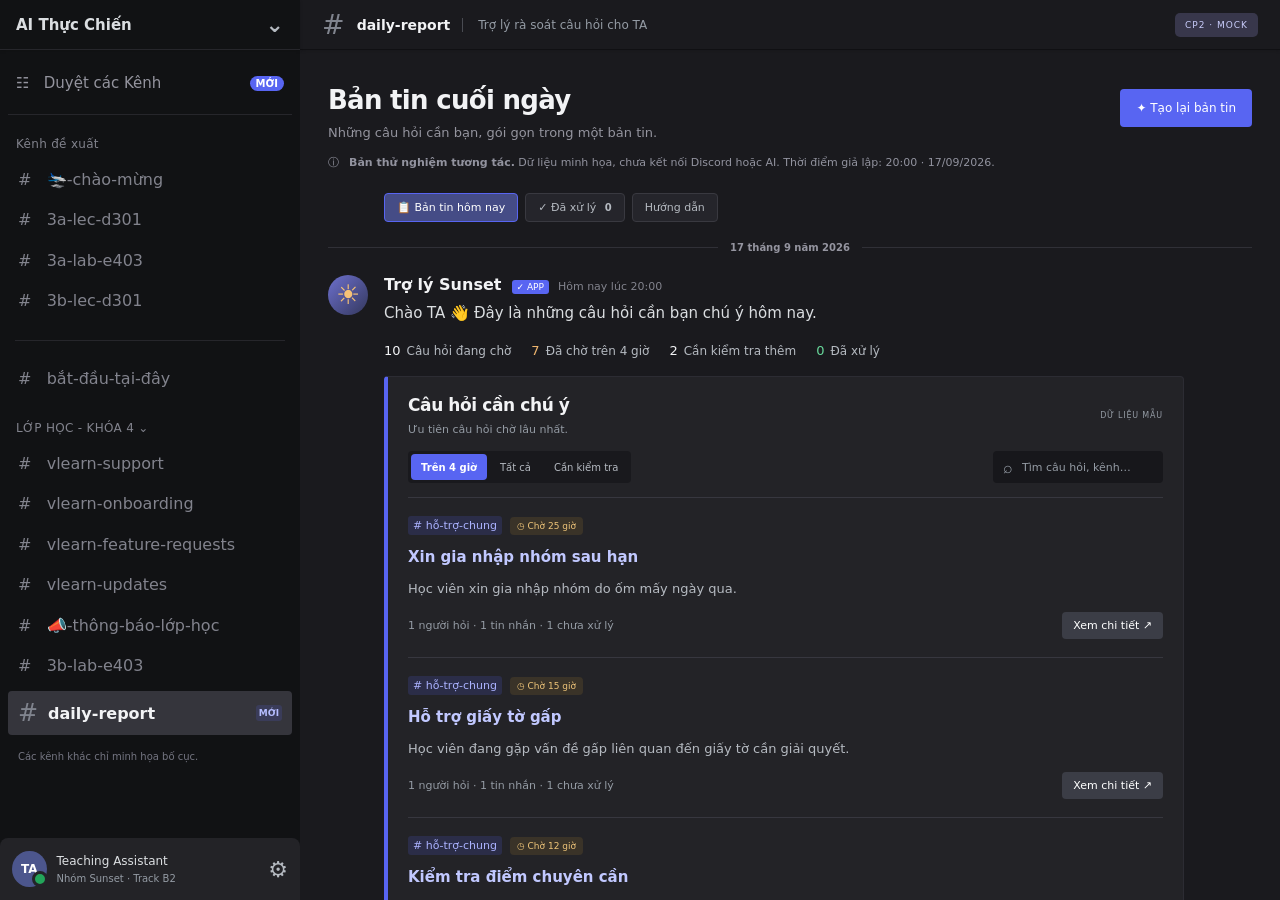
<file: codebase/index.html>
<!doctype html>
<html lang="vi">

<head>
  <meta charset="utf-8">
  <meta name="viewport" content="width=device-width, initial-scale=1">
  <title>Sunset · Bản tin cho TA</title>
  <link rel="stylesheet" href="styles.css">
  <script src="app.js" defer></script>
</head>

<body>
  <aside class="server-rail" aria-label="Máy chủ">
    <div class="server-home" title="Sunset">◒</div>
    <div class="rail-divider"></div>
    <div class="server-icon selected-server" title="AI Thực Chiến · Máy chủ hiện tại">K4</div><span
      class="rail-caption">SUNSET</span>
  </aside>
  <aside class="sidebar">
    <div class="server-heading">AI Thực Chiến <span>⌄</span></div>
    <div class="channel-scroll">
      <div class="browse-label">☷ &nbsp; Duyệt các Kênh <span>MỚI</span></div>
      <p class="nav-label">Kênh đề xuất</p>
      <div class="reference-channel"># &nbsp; 🛬-chào-mừng</div>
      <div class="reference-channel"># &nbsp; 3a-lec-d301</div>
      <div class="reference-channel"># &nbsp; 3a-lab-e403</div>
      <div class="reference-channel"># &nbsp; 3b-lec-d301</div>
      <div class="channel-separator"></div>
      <div class="reference-channel"># &nbsp; bắt-đầu-tại-đây</div>
      <p class="nav-label">LỚP HỌC - KHÓA 4 ⌄</p>
      <div class="reference-channel"># &nbsp; vlearn-support</div>
      <div class="reference-channel"># &nbsp; vlearn-onboarding</div>
      <div class="reference-channel"># &nbsp; vlearn-feature-requests</div>
      <div class="reference-channel"># &nbsp; vlearn-updates</div>
      <div class="reference-channel"># &nbsp; 📣-thông-báo-lớp-học</div>
      <div class="reference-channel"># &nbsp; 3b-lab-e403</div>
      <nav aria-label="Kênh bản tin"><button class="nav-item active" data-view="report"><span>#</span> daily-report
          <i>MỚI</i></button></nav>
      <p class="channel-hint">Các kênh khác chỉ minh họa bố cục.</p>
    </div>
    <div class="profile"><span class="avatar">TA</span>
      <div>Teaching Assistant<small>Nhóm Sunset · Track B2</small></div>
    </div>
  </aside>
  <main>
    <header class="topbar"><span class="channel-heading"><span class="header-hash">#</span> <strong id="breadcrumb">Bản
          tin cuối ngày</strong><span class="channel-topic">Trợ lý rà soát câu hỏi cho TA</span></span><span
        class="demo-badge">CP2 · MOCK</span></header>
    <section class="page">
      <div class="page-heading channel-welcome">
        <div>
          <p class="eyebrow">THỨ NĂM, 17 THÁNG 9, 2026</p>
          <h1 id="page-title">Bản tin cuối ngày<span>.</span></h1>
          <p id="page-subtitle" class="subtitle">Những câu hỏi cần bạn, gói gọn trong một bản tin.</p>
        </div><button id="generate" class="button primary">✦ Tạo lại bản tin</button>
      </div>
      <div class="mock-notice"><span>ⓘ</span><span><strong>Bản thử nghiệm tương tác.</strong> Dữ liệu minh họa, chưa kết
          nối Discord hoặc AI. Thời điểm giả lập: 20:00 · 17/09/2026.</span></div>
      <div class="report-switch" role="group" aria-label="Chế độ bản tin"><button class="selected" data-view="report">📋
          Bản tin hôm nay</button><button data-view="resolved">✓ Đã xử lý <b id="resolved-count">0</b></button><button
          data-view="guide">Hướng dẫn</button></div>
      <div id="report-content">
        <div class="date-divider"><span>17 tháng 9 năm 2026</span></div>
        <div class="bot-author"><span class="bot-avatar">☀</span>
          <div><strong>Trợ lý Sunset</strong> <span class="bot-label">✓ APP</span><time>Hôm nay lúc 20:00</time>
            <p>Chào TA 👋 Đây là những câu hỏi cần bạn chú ý hôm nay.</p>
          </div>
        </div>

        <div class="stats">
          <article><span>Câu hỏi đang chờ</span><strong id="pending-stat">10</strong><small>Chưa có câu trả lời hữu
              ích</small></article>
          <article><span>Đã chờ trên 4 giờ</span><strong id="overdue-stat" class="orange">7</strong><small>Ưu tiên trong
              bản tin hôm nay</small></article>
          <article><span>Cần kiểm tra thêm</span><strong id="uncertain-stat">2</strong><small>Chưa đủ ngữ cảnh để kết
              luận</small></article>
          <article><span>Đã xử lý</span><strong id="done-stat" class="green">0</strong><small>Do TA xác nhận trong phiên
              này</small></article>
        </div>
        <div class="report-layout">
          <section class="list-panel">
            <div class="panel-heading">
              <div>
                <h2 id="list-title">Câu hỏi cần chú ý</h2>
                <p id="list-caption">Ưu tiên câu hỏi chờ lâu nhất.</p>
              </div><span class="live-label">DỮ LIỆU MẪU</span>
            </div>
            <div class="toolbar">
              <div class="tabs" role="group" aria-label="Lọc trạng thái"><button data-filter="overdue"
                  class="selected">Trên 4 giờ</button><button data-filter="all">Tất cả</button><button
                  data-filter="uncertain">Cần kiểm tra</button></div><label class="search"><span>⌕</span><input
                  id="search" type="search" placeholder="Tìm câu hỏi, kênh…" aria-label="Tìm câu hỏi hoặc kênh"></label>
            </div>
            <div id="question-list" aria-live="polite"></div>
          </section>
          <aside class="insights">
            <div class="insight-icon">✦</div>
            <p class="eyebrow">GÓC NHÌN CUỐI NGÀY</p>
            <h2>Ít tìm kiếm hơn.<br>Hỗ trợ đúng chỗ hơn.</h2>
            <p>Bản tin gom những câu hỏi có dấu hiệu bị bỏ sót để bạn kiểm tra và quyết định hỗ trợ.</p>
            <div class="rule"><span>01</span>
              <div><strong>Ưu tiên thời gian chờ</strong>
                <p>Câu hỏi quá 4 giờ được đưa lên bản tin.</p>
              </div>
            </div>
            <div class="rule"><span>02</span>
              <div><strong>Kiểm tra trước khi kết luận</strong>
                <p>Phản hồi của bot hoặc lời hỏi thêm chưa chắc là đáp án.</p>
              </div>
            </div>
            <div class="rule"><span>03</span>
              <div><strong>Bạn là người quyết định</strong>
                <p>Xem hội thoại rồi xác nhận đã xử lý.</p>
              </div>
            </div>
            <div class="insight-foot">Không tự trả lời hoặc gửi tin cho học viên.</div>
          </aside>
        </div>
      </div>
      <section id="guide-content" class="guide-panel" hidden>
        <p class="eyebrow">DEMO TRONG 1 PHÚT</p>
        <h2>Một vòng rà soát cuối ngày</h2>
        <ol>
          <li>Chọn <strong>Tạo lại bản tin</strong> để xem trạng thái đang tổng hợp giả lập.</li>
          <li>Dùng bộ lọc <strong>Trên 4 giờ</strong> hoặc <strong>Cần kiểm tra</strong>.</li>
          <li>Chọn <strong>Xem chi tiết</strong>, đọc lý do và hội thoại gốc giả lập.</li>
          <li>Chọn <strong>Đánh dấu đã xử lý</strong>. Câu hỏi chuyển sang mục Đã xử lý.</li>
          <li>Có thể mở lại câu hỏi bằng nút <strong>Đưa về đang chờ</strong>.</li>
        </ol>
        <p>Đây là mock CP2: không gọi AI, không truy cập Discord, không gửi tin nhắn. Tải lại trang sẽ đặt lại toàn bộ
          dữ liệu.</p>
      </section>
      <footer>Sunset / Track B2 <span>Được thiết kế để không bỏ sót một câu hỏi nào.</span><button id="reset">Đặt lại
          demo</button></footer>
    </section>
  </main>
  <dialog id="detail-dialog">
    <div class="dialog-top"><span class="eyebrow">CHI TIẾT CÂU HỎI</span><button id="close-dialog" class="icon-button"
        aria-label="Đóng">✕</button></div>
    <div id="detail-content"></div>
  </dialog>
  <div id="toast" role="status" hidden></div>
</body>

</html>
</file>
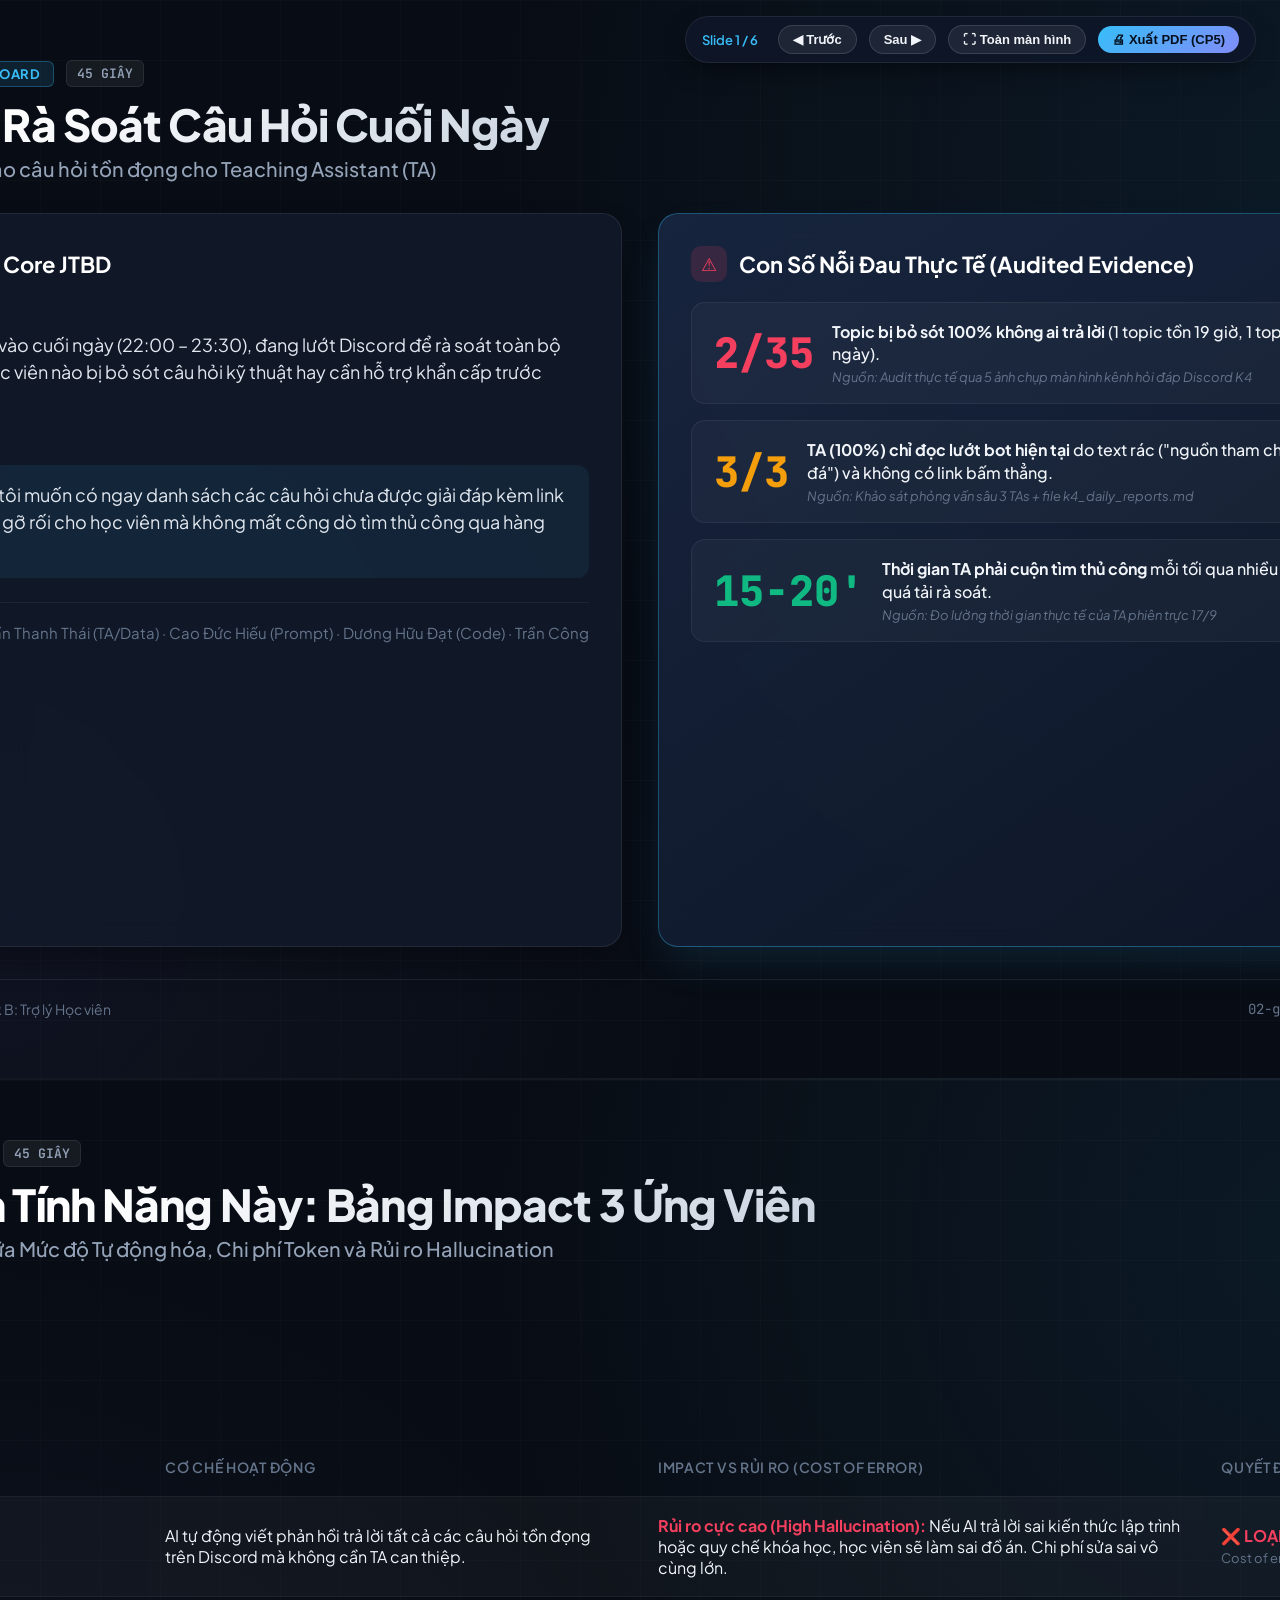
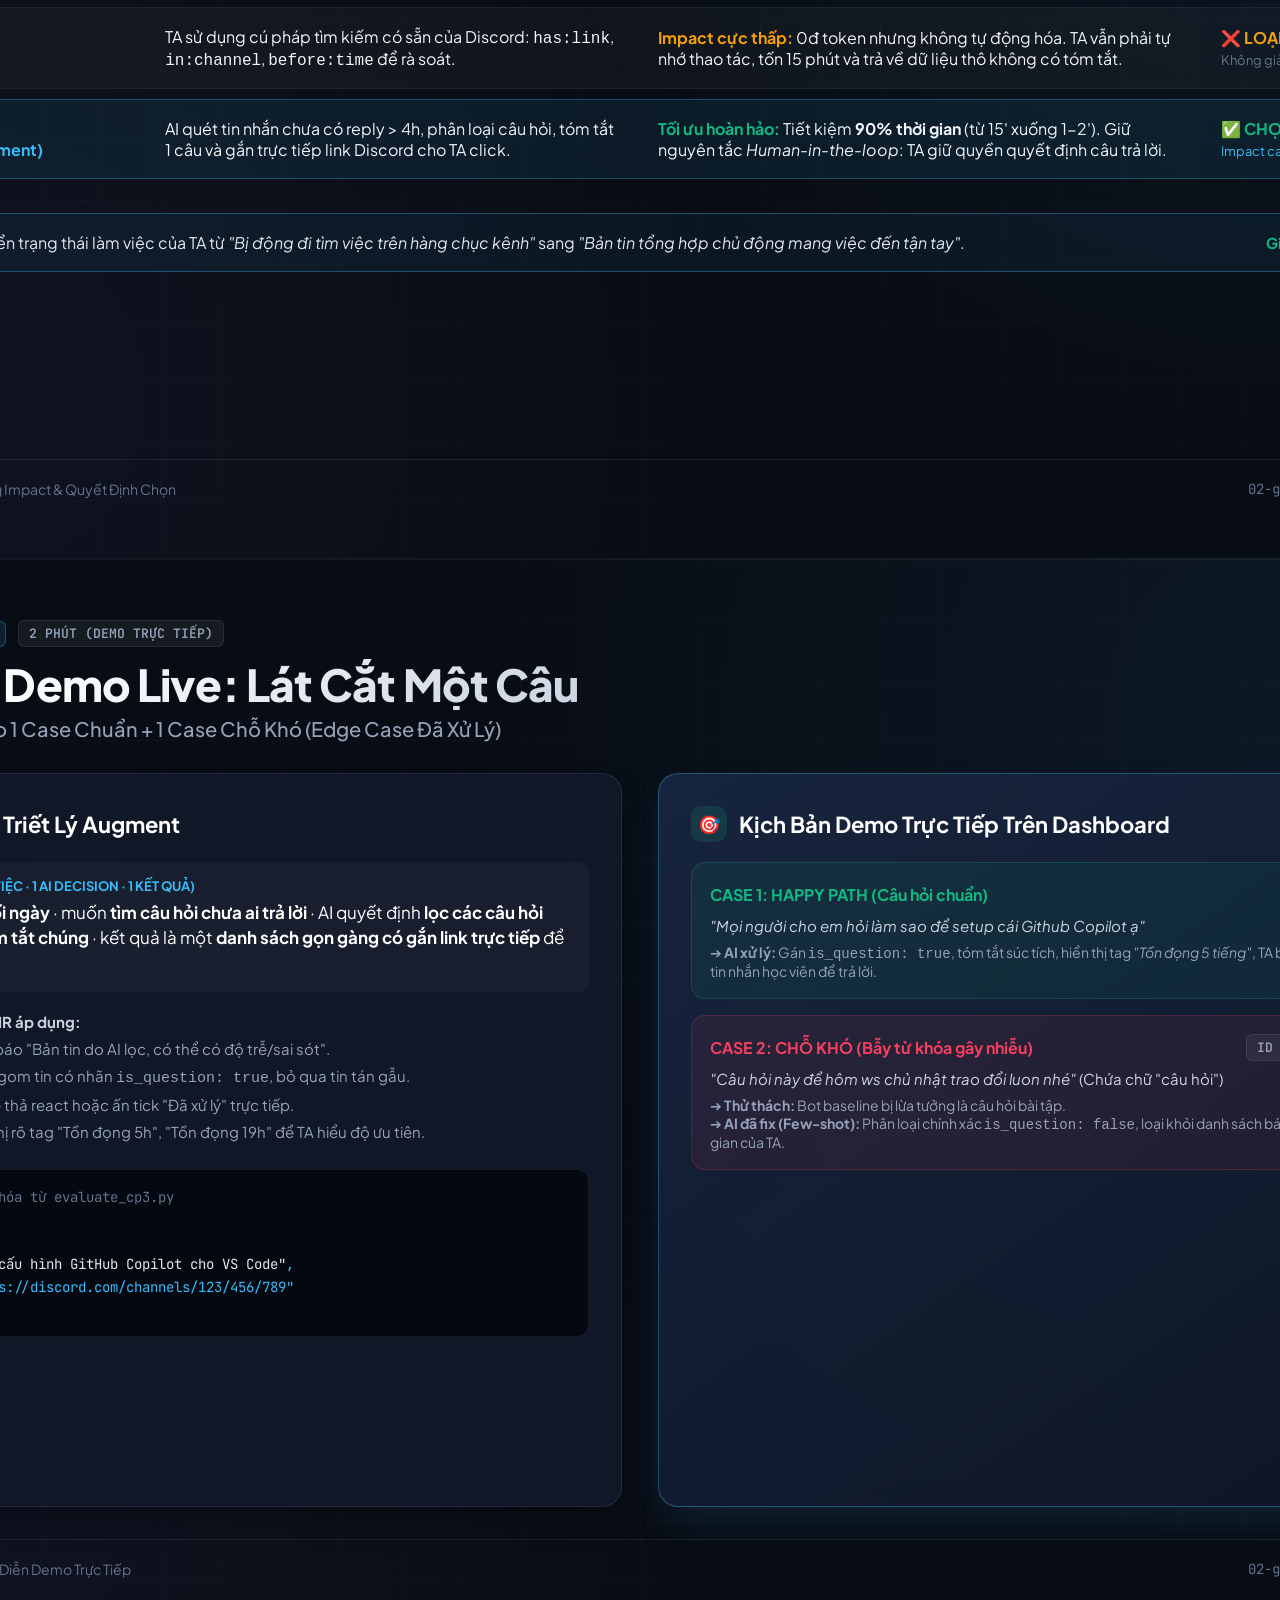
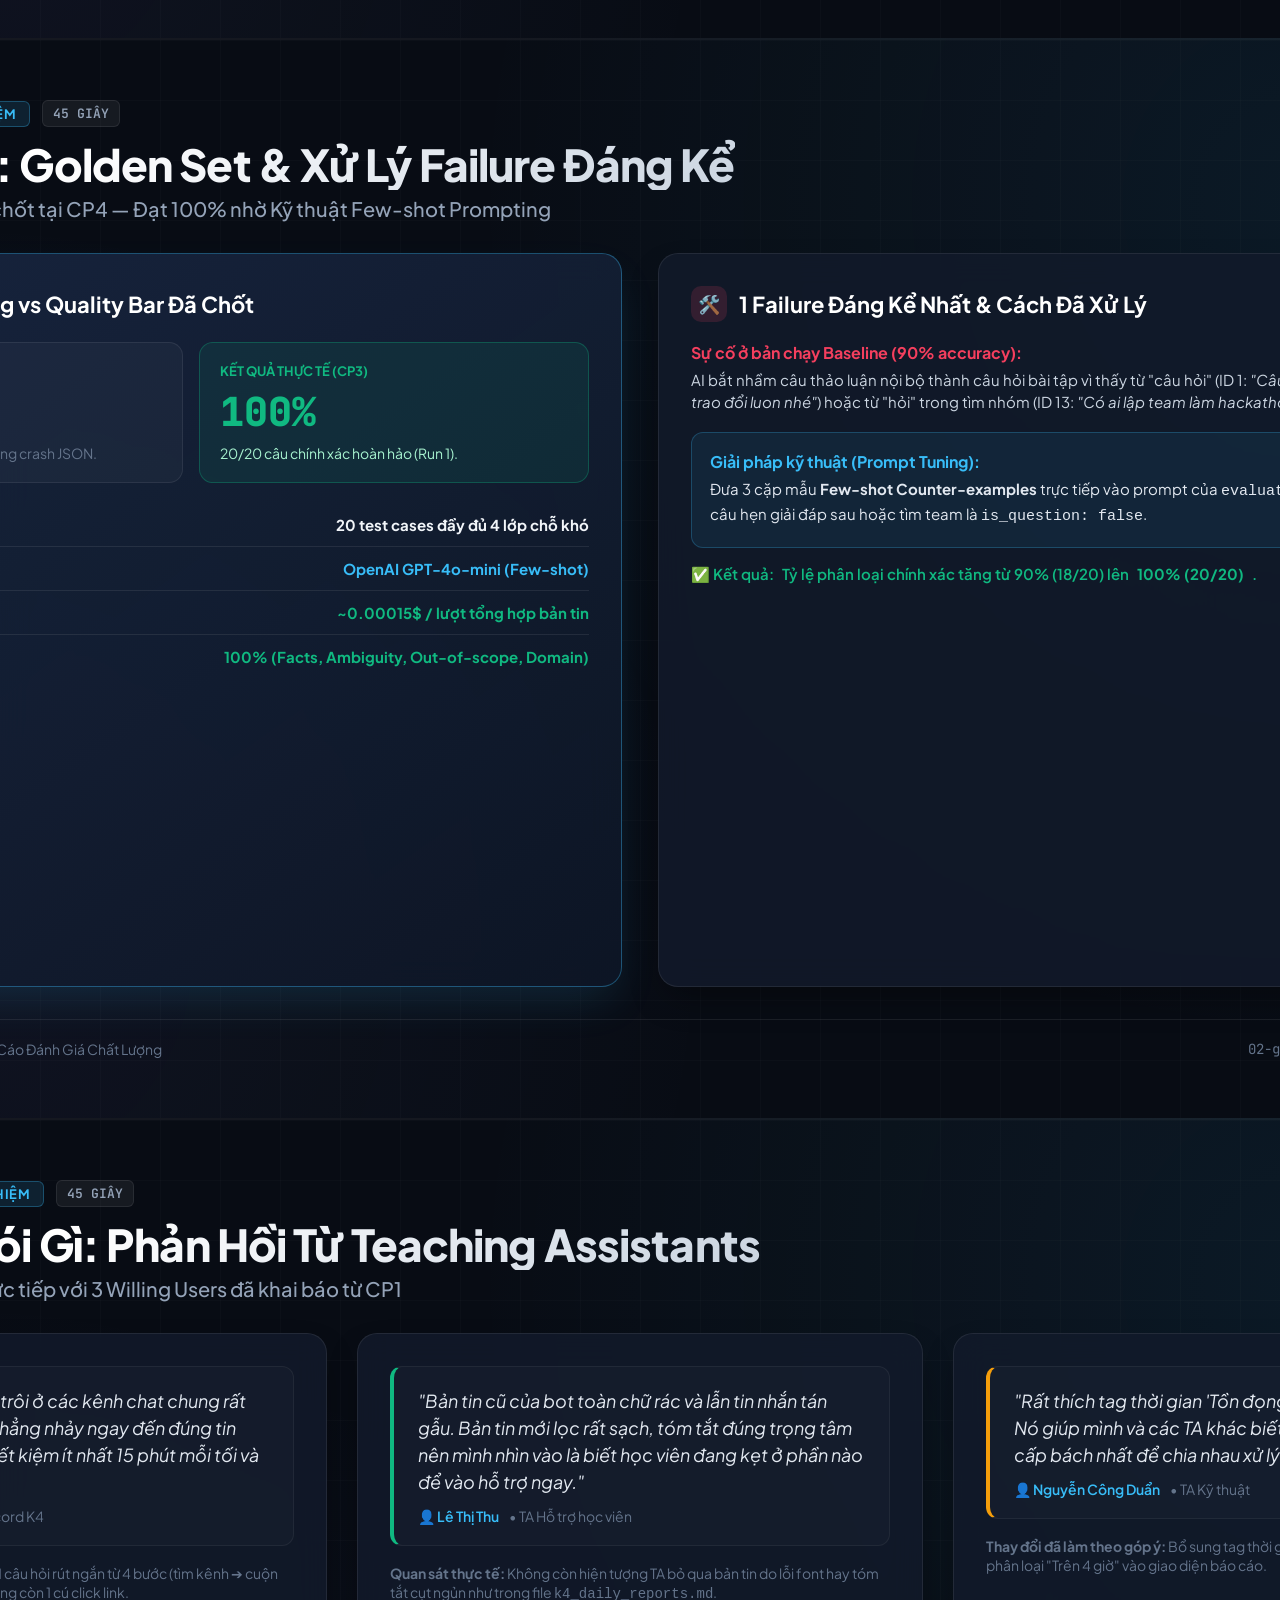
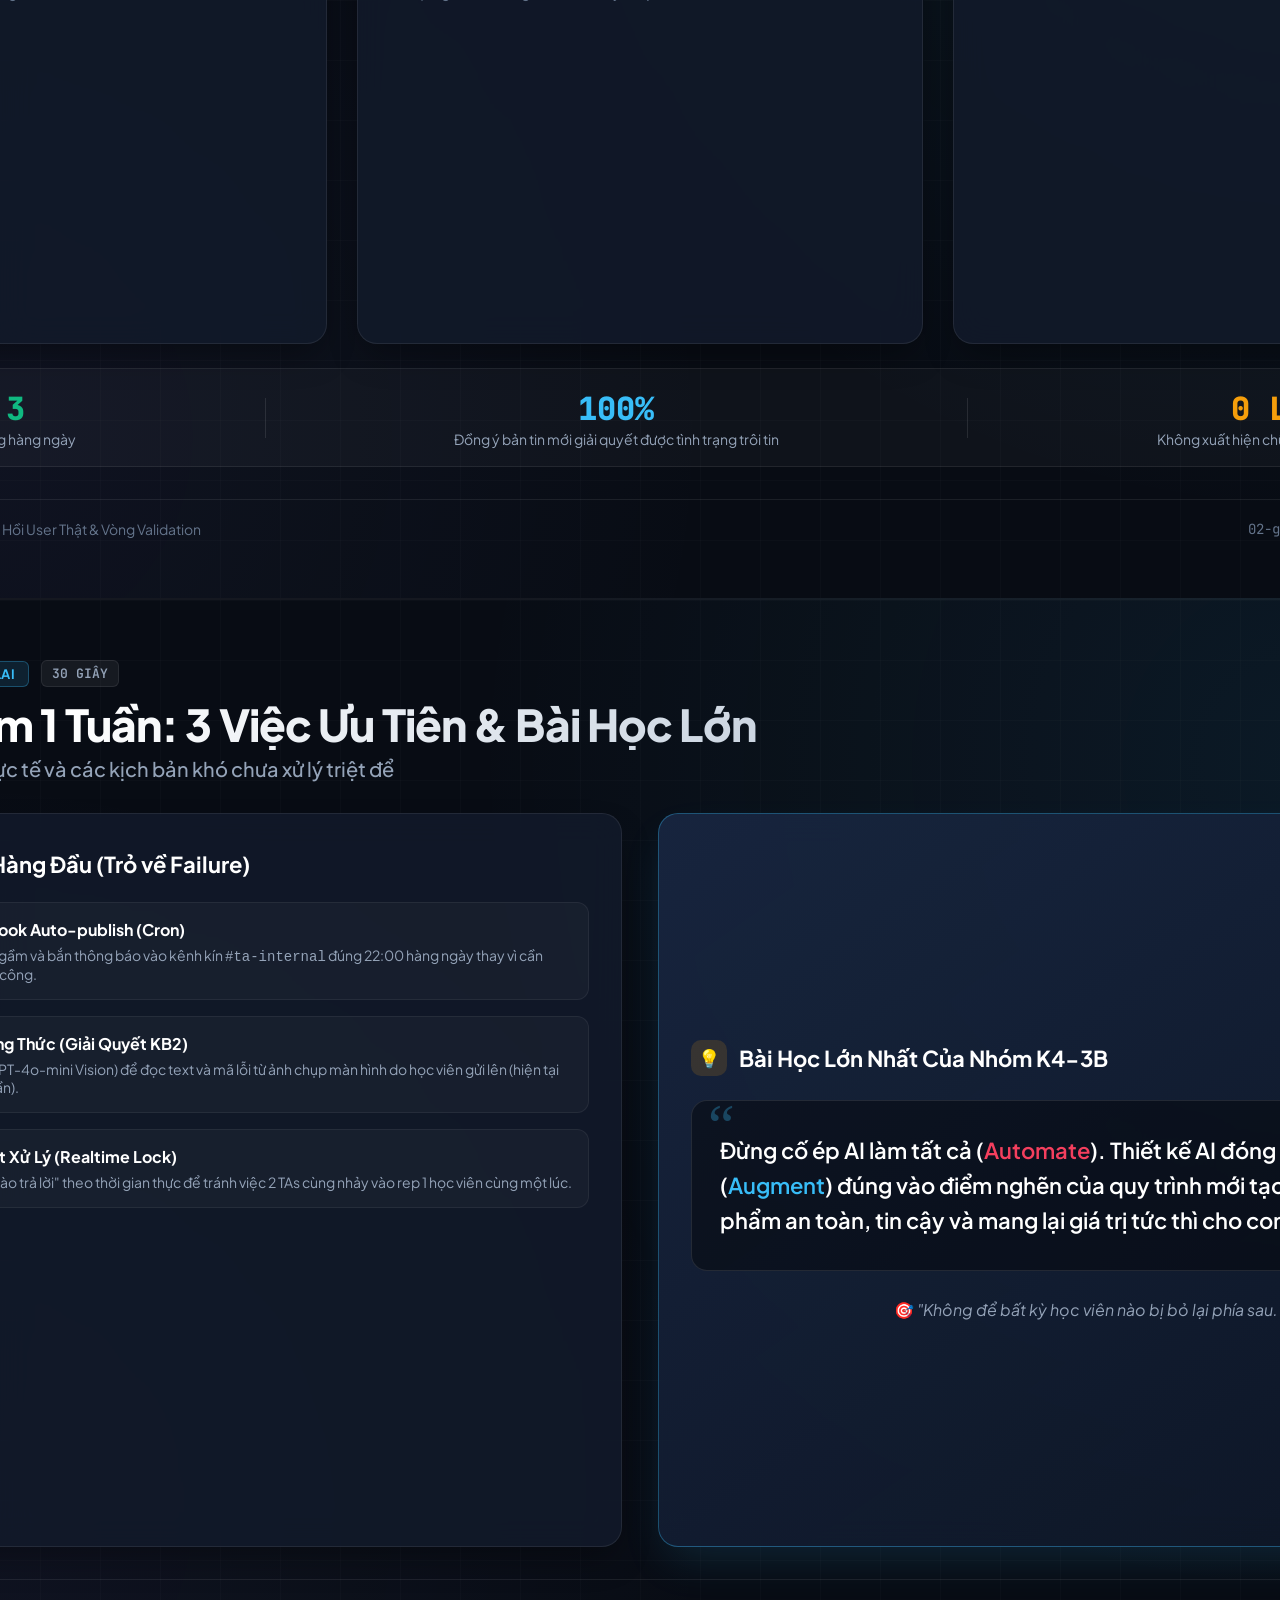
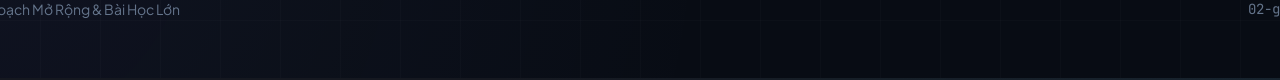
<file: slides.html>
<!DOCTYPE html>
<html lang="vi">
<head>
  <meta charset="UTF-8">
  <meta name="viewport" content="width=device-width, initial-scale=1.0">
  <title>Slide Thuyết Trình CP5 - AI TA Dashboard (Nhóm K4-3B)</title>
  <link rel="preconnect" href="https://fonts.googleapis.com">
  <link rel="preconnect" href="https://fonts.gstatic.com" crossorigin>
  <link href="https://fonts.googleapis.com/css2?family=Plus+Jakarta+Sans:wght@400;500;600;700;800&family=JetBrains+Mono:wght@400;600&display=swap" rel="stylesheet">
  <style>
    :root {
      --bg-dark: #080c14;
      --bg-card: rgba(18, 26, 43, 0.85);
      --bg-card-hover: rgba(28, 40, 65, 0.9);
      --border-card: rgba(255, 255, 255, 0.08);
      --border-highlight: rgba(56, 189, 248, 0.35);
      --primary: #38bdf8;
      --primary-gradient: linear-gradient(135deg, #38bdf8 0%, #818cf8 100%);
      --accent-green: #10b981;
      --accent-amber: #f59e0b;
      --accent-rose: #f43f5e;
      --accent-purple: #a855f7;
      --text-main: #f1f5f9;
      --text-muted: #94a3b8;
      --text-dim: #64748b;
    }

    * {
      box-sizing: border-box;
      margin: 0;
      padding: 0;
    }

    body {
      font-family: 'Plus Jakarta Sans', system-ui, -apple-system, sans-serif;
      background-color: var(--bg-dark);
      color: var(--text-main);
      overflow-x: hidden;
      -webkit-font-smoothing: antialiased;
      -moz-osx-font-smoothing: grayscale;
    }

    /* Top Floating Toolbar (Hidden when printing) */
    .toolbar {
      position: fixed;
      top: 16px;
      right: 24px;
      z-index: 9999;
      display: flex;
      align-items: center;
      gap: 12px;
      background: rgba(15, 23, 42, 0.85);
      backdrop-filter: blur(12px);
      padding: 8px 16px;
      border-radius: 999px;
      border: 1px solid var(--border-card);
      box-shadow: 0 10px 25px -5px rgba(0, 0, 0, 0.5);
    }

    .toolbar-info {
      font-size: 13px;
      font-weight: 600;
      color: var(--primary);
      margin-right: 8px;
    }

    .btn-tool {
      background: rgba(255, 255, 255, 0.07);
      border: 1px solid rgba(255, 255, 255, 0.12);
      color: var(--text-main);
      padding: 6px 14px;
      border-radius: 999px;
      font-size: 13px;
      font-weight: 600;
      cursor: pointer;
      transition: all 0.2s ease;
      display: inline-flex;
      align-items: center;
      gap: 6px;
    }

    .btn-tool:hover {
      background: var(--primary);
      color: #000;
      border-color: var(--primary);
      transform: translateY(-1px);
    }

    .btn-tool.primary {
      background: var(--primary-gradient);
      color: #04101e;
      border: none;
      font-weight: 700;
    }

    /* Container for all slides */
    .presentation-container {
      display: flex;
      flex-direction: column;
      align-items: center;
      width: 100%;
    }

    /* Individual 16:9 Slide */
    .slide {
      width: 1920px;
      height: 1080px;
      background: radial-gradient(circle at 85% 15%, rgba(56, 189, 248, 0.08) 0%, transparent 45%),
                  radial-gradient(circle at 15% 85%, rgba(129, 140, 248, 0.06) 0%, transparent 40%),
                  var(--bg-dark);
      position: relative;
      overflow: hidden;
      display: flex;
      flex-direction: column;
      justify-content: space-between;
      padding: 60px 80px;
      box-sizing: border-box;
      border-bottom: 2px solid rgba(255, 255, 255, 0.05);
    }

    /* Subtle background grid */
    .slide::before {
      content: "";
      position: absolute;
      inset: 0;
      background-image: linear-gradient(rgba(255, 255, 255, 0.015) 1px, transparent 1px),
                        linear-gradient(90deg, rgba(255, 255, 255, 0.015) 1px, transparent 1px);
      background-size: 60px 60px;
      pointer-events: none;
    }

    /* Slide Header */
    .slide-header {
      display: flex;
      justify-content: space-between;
      align-items: flex-start;
      position: relative;
      z-index: 2;
    }

    .meta-badges {
      display: flex;
      align-items: center;
      gap: 12px;
      margin-bottom: 12px;
    }

    .badge-track {
      background: rgba(56, 189, 248, 0.12);
      border: 1px solid rgba(56, 189, 248, 0.3);
      color: var(--primary);
      padding: 4px 12px;
      border-radius: 6px;
      font-size: 13px;
      font-weight: 700;
      letter-spacing: 0.05em;
      text-transform: uppercase;
    }

    .badge-time {
      background: rgba(255, 255, 255, 0.06);
      border: 1px solid var(--border-card);
      color: var(--text-muted);
      padding: 4px 10px;
      border-radius: 6px;
      font-size: 13px;
      font-weight: 600;
      font-family: 'JetBrains Mono', monospace;
    }

    .slide-title-group h1 {
      font-size: 44px;
      font-weight: 800;
      letter-spacing: -0.02em;
      background: linear-gradient(135deg, #ffffff 30%, #cbd5e1 100%);
      -webkit-background-clip: text;
      -webkit-text-fill-color: transparent;
      line-height: 1.15;
    }

    .slide-title-group p {
      font-size: 20px;
      color: var(--text-muted);
      margin-top: 6px;
      font-weight: 500;
    }

    .slide-number-box {
      display: flex;
      flex-direction: column;
      align-items: flex-end;
    }

    .slide-num {
      font-size: 48px;
      font-weight: 800;
      font-family: 'JetBrains Mono', monospace;
      color: rgba(255, 255, 255, 0.15);
      line-height: 1;
    }

    .rule-pill {
      font-size: 12px;
      color: var(--accent-green);
      background: rgba(16, 185, 129, 0.1);
      border: 1px solid rgba(16, 185, 129, 0.25);
      padding: 4px 10px;
      border-radius: 999px;
      margin-top: 6px;
      font-weight: 600;
    }

    /* Slide Body Content */
    .slide-body {
      flex: 1;
      display: flex;
      flex-direction: column;
      justify-content: center;
      margin: 32px 0;
      position: relative;
      z-index: 2;
    }

    /* Grids */
    .grid-2 {
      display: grid;
      grid-template-columns: 1fr 1fr;
      gap: 36px;
      height: 100%;
    }

    .grid-3 {
      display: grid;
      grid-template-columns: repeat(3, 1fr);
      gap: 30px;
      height: 100%;
    }

    .grid-4 {
      display: grid;
      grid-template-columns: repeat(4, 1fr);
      gap: 24px;
    }

    /* Cards */
    .card {
      background: var(--bg-card);
      border: 1px solid var(--border-card);
      border-radius: 20px;
      padding: 32px;
      display: flex;
      flex-direction: column;
      box-shadow: 0 16px 36px -10px rgba(0, 0, 0, 0.4);
      position: relative;
      backdrop-filter: blur(16px);
    }

    .card.highlight {
      border-color: var(--border-highlight);
      background: linear-gradient(145deg, rgba(24, 38, 64, 0.95) 0%, rgba(14, 22, 38, 0.9) 100%);
      box-shadow: 0 20px 45px -10px rgba(56, 189, 248, 0.15);
    }

    .card-title {
      font-size: 22px;
      font-weight: 700;
      color: #fff;
      display: flex;
      align-items: center;
      gap: 12px;
      margin-bottom: 20px;
    }

    .card-title .icon {
      width: 36px;
      height: 36px;
      border-radius: 10px;
      display: flex;
      align-items: center;
      justify-content: center;
      font-size: 18px;
    }

    .icon-blue { background: rgba(56, 189, 248, 0.15); color: var(--primary); }
    .icon-green { background: rgba(16, 185, 129, 0.15); color: var(--accent-green); }
    .icon-rose { background: rgba(244, 63, 94, 0.15); color: var(--accent-rose); }
    .icon-amber { background: rgba(245, 158, 11, 0.15); color: var(--accent-amber); }
    .icon-purple { background: rgba(168, 85, 247, 0.15); color: var(--accent-purple); }

    /* Stat Highlight Boxes */
    .stat-box {
      background: rgba(255, 255, 255, 0.03);
      border: 1px solid rgba(255, 255, 255, 0.06);
      border-radius: 14px;
      padding: 18px 22px;
      margin-bottom: 16px;
      display: flex;
      align-items: center;
      gap: 18px;
    }

    .stat-number {
      font-size: 42px;
      font-weight: 800;
      font-family: 'JetBrains Mono', monospace;
      color: var(--primary);
      line-height: 1;
      white-space: nowrap;
    }

    .stat-number.rose { color: var(--accent-rose); }
    .stat-number.green { color: var(--accent-green); }
    .stat-number.amber { color: var(--accent-amber); }

    .stat-desc {
      font-size: 16px;
      color: var(--text-main);
      line-height: 1.4;
      font-weight: 500;
    }

    .stat-source {
      font-size: 13px;
      color: var(--text-dim);
      margin-top: 4px;
      font-style: italic;
    }

    /* Comparison Table */
    .table-custom {
      width: 100%;
      border-collapse: separate;
      border-spacing: 0 10px;
    }

    .table-custom th {
      text-align: left;
      font-size: 14px;
      font-weight: 600;
      color: var(--text-dim);
      text-transform: uppercase;
      letter-spacing: 0.05em;
      padding: 0 18px 10px;
    }

    .table-custom td {
      background: rgba(255, 255, 255, 0.03);
      padding: 18px;
      font-size: 16px;
      color: var(--text-main);
      vertical-align: middle;
      border-top: 1px solid rgba(255, 255, 255, 0.05);
      border-bottom: 1px solid rgba(255, 255, 255, 0.05);
    }

    .table-custom tr td:first-child {
      border-left: 1px solid rgba(255, 255, 255, 0.05);
      border-top-left-radius: 12px;
      border-bottom-left-radius: 12px;
      font-weight: 700;
    }

    .table-custom tr td:last-child {
      border-right: 1px solid rgba(255, 255, 255, 0.05);
      border-top-right-radius: 12px;
      border-bottom-right-radius: 12px;
    }

    .table-custom tr.winner td {
      background: rgba(56, 189, 248, 0.08);
      border-color: rgba(56, 189, 248, 0.3);
    }

    .table-custom tr.winner td:first-child {
      color: var(--primary);
    }

    /* Quotes */
    .quote-card {
      background: rgba(255, 255, 255, 0.02);
      border: 1px solid rgba(255, 255, 255, 0.06);
      border-left: 4px solid var(--primary);
      border-radius: 12px;
      padding: 20px 24px;
      margin-bottom: 18px;
    }

    .quote-text {
      font-size: 18px;
      font-style: italic;
      color: #e2e8f0;
      line-height: 1.5;
      margin-bottom: 12px;
    }

    .quote-author {
      display: flex;
      align-items: center;
      gap: 10px;
      font-size: 14px;
      font-weight: 600;
      color: var(--primary);
    }

    .quote-role {
      color: var(--text-dim);
      font-weight: 400;
    }

    /* Code & Log Blocks */
    .code-box {
      background: #040810;
      border: 1px solid rgba(255, 255, 255, 0.08);
      border-radius: 12px;
      padding: 16px 20px;
      font-family: 'JetBrains Mono', monospace;
      font-size: 14px;
      color: #38bdf8;
      line-height: 1.6;
      margin-top: 12px;
    }

    /* Slide Footer */
    .slide-footer {
      display: flex;
      justify-content: space-between;
      align-items: center;
      border-top: 1px solid rgba(255, 255, 255, 0.08);
      padding-top: 20px;
      font-size: 14px;
      color: var(--text-dim);
      position: relative;
      z-index: 2;
    }

    .footer-left {
      display: flex;
      align-items: center;
      gap: 20px;
    }

    .team-badge {
      font-weight: 600;
      color: var(--text-muted);
    }

    .footer-right {
      display: flex;
      align-items: center;
      gap: 16px;
      font-family: 'JetBrains Mono', monospace;
    }

    /* Print Styles: Strict 1920x1080 without headers/footers */
    @media print {
      @page {
        size: 1920px 1080px;
        margin: 0;
      }
      body {
        background-color: var(--bg-dark) !important;
        -webkit-print-color-adjust: exact !important;
        print-color-adjust: exact !important;
      }
      .no-print, .toolbar {
        display: none !important;
      }
      .slide {
        page-break-after: always !important;
        page-break-inside: avoid !important;
        width: 1920px !important;
        height: 1080px !important;
        max-height: 1080px !important;
        margin: 0 !important;
        border: none !important;
      }
    }
  </style>
</head>
<body>

  <!-- Floating Presentation Toolbar -->
  <div class="toolbar no-print">
    <span class="toolbar-info" id="slide-indicator">Slide 1 / 6</span>
    <button class="btn-tool" onclick="prevSlide()">◀ Trước</button>
    <button class="btn-tool" onclick="nextSlide()">Sau ▶</button>
    <button class="btn-tool" onclick="toggleFullScreen()">⛶ Toàn màn hình</button>
    <button class="btn-tool primary" onclick="window.print()">🖨 Xuất PDF (CP5)</button>
  </div>

  <div class="presentation-container">

    <!-- ================= SLIDE 1: USER & JOB ================= -->
    <div class="slide" id="slide-1">
      <div class="slide-header">
        <div>
          <div class="meta-badges">
            <span class="badge-track">Zone B2 · Track B · AI TA Dashboard</span>
            <span class="badge-time">45 GIÂY</span>
          </div>
          <div class="slide-title-group">
            <h1>User & Job: Rà Soát Câu Hỏi Cuối Ngày</h1>
            <p>Trợ lý tổng hợp và cảnh báo câu hỏi tồn đọng cho Teaching Assistant (TA)</p>
          </div>
        </div>
        <div class="slide-number-box">
          <span class="slide-num">01</span>
          <span class="rule-pill">✓ Bằng chứng kiểm chứng được</span>
        </div>
      </div>

      <div class="slide-body">
        <div class="grid-2">
          <!-- Col 1: Context & JTBD -->
          <div class="card">
            <div class="card-title">
              <span class="icon icon-blue">👤</span>
              Job Executor & Core JTBD
            </div>
            
            <div style="margin-bottom: 24px;">
              <h4 style="color: var(--primary); font-size: 16px; text-transform: uppercase; letter-spacing: 0.05em; margin-bottom: 8px;">Job Executor</h4>
              <p style="font-size: 18px; line-height: 1.5; color: #e2e8f0;">
                <strong>Teaching Assistant (TA)</strong> vào cuối ngày (22:00 – 23:30), đang lướt Discord để rà soát toàn bộ các kênh chat xem có học viên nào bị bỏ sót câu hỏi kỹ thuật hay cần hỗ trợ khẩn cấp trước deadline không.
              </p>
            </div>

            <div>
              <h4 style="color: var(--primary); font-size: 16px; text-transform: uppercase; letter-spacing: 0.05em; margin-bottom: 8px;">Core JTBD (Một câu)</h4>
              <p style="font-size: 18px; line-height: 1.5; color: #e2e8f0; background: rgba(56, 189, 248, 0.08); padding: 16px; border-radius: 12px; border-left: 4px solid var(--primary);">
                "Khi rà soát cuối ngày, tôi muốn có ngay danh sách các câu hỏi chưa được giải đáp kèm link bấm thẳng, để kịp thời gỡ rối cho học viên mà không mất công dò tìm thủ công qua hàng trăm tin nhắn."
              </p>
            </div>

            <div style="margin-top: 24px; padding-top: 20px; border-top: 1px solid rgba(255, 255, 255, 0.06); font-size: 15px; color: var(--text-dim);">
              <strong>Nhóm thực hiện (K4-3B):</strong> Trần Thanh Thái (TA/Data) · Cao Đức Hiếu (Prompt) · Dương Hữu Đạt (Code) · Trần Công Thiện (Spec/Demo)
            </div>
          </div>

          <!-- Col 2: Evidence & Pain Point Numbers -->
          <div class="card highlight">
            <div class="card-title">
              <span class="icon icon-rose">⚠️</span>
              Con Số Nỗi Đau Thực Tế (Audited Evidence)
            </div>

            <div class="stat-box">
              <div class="stat-number rose">2/35</div>
              <div>
                <div class="stat-desc"><strong>Topic bị bỏ sót 100% không ai trả lời</strong> (1 topic tồn 19 giờ, 1 topic xin vào nhóm tồn 3 ngày).</div>
                <div class="stat-source">Nguồn: Audit thực tế qua 5 ảnh chụp màn hình kênh hỏi đáp Discord K4</div>
              </div>
            </div>

            <div class="stat-box">
              <div class="stat-number amber">3/3</div>
              <div>
                <div class="stat-desc"><strong>TA (100%) chỉ đọc lướt bot hiện tại</strong> do text rác ("nguồn tham chiếuhi", "chưa được giải đá") và không có link bấm thẳng.</div>
                <div class="stat-source">Nguồn: Khảo sát phỏng vấn sâu 3 TAs + file k4_daily_reports.md</div>
              </div>
            </div>

            <div class="stat-box">
              <div class="stat-number green">15-20'</div>
              <div>
                <div class="stat-desc"><strong>Thời gian TA phải cuộn tìm thủ công</strong> mỗi tối qua nhiều kênh, dễ gây kiệt sức và quá tải rà soát.</div>
                <div class="stat-source">Nguồn: Đo lường thời gian thực tế của TA phiên trực 17/9</div>
              </div>
            </div>
          </div>
        </div>
      </div>

      <div class="slide-footer">
        <div class="footer-left">
          <span class="team-badge">K4-3B-E403-sunset01</span>
          <span>•</span>
          <span>Track B: Trợ lý Học viên</span>
        </div>
        <div class="footer-right">
          <span>02-guide.md §5.1 Compliant</span>
          <span>•</span>
          <span>1/6</span>
        </div>
      </div>
    </div>

    <!-- ================= SLIDE 2: IMPACT & WHY ================= -->
    <div class="slide" id="slide-2">
      <div class="slide-header">
        <div>
          <div class="meta-badges">
            <span class="badge-track">Zone B2 · Đánh Đổi Thiết Kế</span>
            <span class="badge-time">45 GIÂY</span>
          </div>
          <div class="slide-title-group">
            <h1>Vì Sao Chọn Tính Năng Này: Bảng Impact 3 Ứng Viên</h1>
            <p>Giải bài toán cân bằng giữa Mức độ Tự động hóa, Chi phí Token và Rủi ro Hallucination</p>
          </div>
        </div>
        <div class="slide-number-box">
          <span class="slide-num">02</span>
          <span class="rule-pill">✓ Tránh tư duy 1 ý tưởng</span>
        </div>
      </div>

      <div class="slide-body">
        <table class="table-custom">
          <thead>
            <tr>
              <th style="width: 22%;">Ứng viên giải pháp</th>
              <th style="width: 28%;">Cơ chế hoạt động</th>
              <th style="width: 32%;">Impact vs Rủi ro (Cost of Error)</th>
              <th style="width: 18%;">Quyết định & Lý do</th>
            </tr>
          </thead>
          <tbody>
            <tr>
              <td>
                <span style="color: var(--accent-rose);">Ứng viên 1</span><br>
                AI Auto-reply Toàn Bộ
              </td>
              <td>AI tự động viết phản hồi trả lời tất cả các câu hỏi tồn đọng trên Discord mà không cần TA can thiệp.</td>
              <td>
                <strong style="color: var(--accent-rose);">Rủi ro cực cao (High Hallucination):</strong> Nếu AI trả lời sai kiến thức lập trình hoặc quy chế khóa học, học viên sẽ làm sai đồ án. Chi phí sửa sai vô cùng lớn.
              </td>
              <td>
                <span style="color: var(--accent-rose); font-weight: 700;">❌ LOẠI</span><br>
                <span style="font-size: 13px; color: var(--text-dim);">Cost of error không chấp nhận được</span>
              </td>
            </tr>

            <tr>
              <td>
                <span style="color: var(--accent-amber);">Ứng viên 2</span><br>
                Lọc Bằng Discord Search
              </td>
              <td>TA sử dụng cú pháp tìm kiếm có sẵn của Discord: <code>has:link</code>, <code>in:channel</code>, <code>before:time</code> để rà soát.</td>
              <td>
                <strong style="color: var(--accent-amber);">Impact cực thấp:</strong> 0đ token nhưng không tự động hóa. TA vẫn phải tự nhớ thao tác, tốn 15 phút và trả về dữ liệu thô không có tóm tắt.
              </td>
              <td>
                <span style="color: var(--accent-amber); font-weight: 700;">❌ LOẠI</span><br>
                <span style="font-size: 13px; color: var(--text-dim);">Không giải quyết triệt để nỗi đau</span>
              </td>
            </tr>

            <tr class="winner">
              <td>
                <span style="color: var(--primary);">Ứng viên 3</span><br>
                AI Lọc & Báo Cáo + Link (Augment)
              </td>
              <td>AI quét tin nhắn chưa có reply &gt; 4h, phân loại câu hỏi, tóm tắt 1 câu và gắn trực tiếp link Discord cho TA click.</td>
              <td>
                <strong style="color: var(--accent-green);">Tối ưu hoàn hảo:</strong> Tiết kiệm <strong>90% thời gian</strong> (từ 15' xuống 1-2'). Giữ nguyên tắc <em>Human-in-the-loop</em>: TA giữ quyền quyết định câu trả lời.
              </td>
              <td>
                <span style="color: var(--accent-green); font-weight: 700;">✅ CHỌN</span><br>
                <span style="font-size: 13px; color: var(--primary);">Impact cao + An toàn 100%</span>
              </td>
            </tr>
          </tbody>
        </table>

        <!-- Summary Banner -->
        <div style="margin-top: 24px; background: rgba(56, 189, 248, 0.06); border: 1px solid var(--border-highlight); border-radius: 14px; padding: 18px 24px; display: flex; justify-content: space-between; align-items: center;">
          <div style="font-size: 16px; color: #e2e8f0;">
            💡 <strong>Nguyên tắc cốt lõi:</strong> Chuyển trạng thái làm việc của TA từ <em>"Bị động đi tìm việc trên hàng chục kênh"</em> sang <em>"Bản tin tổng hợp chủ động mang việc đến tận tay"</em>.
          </div>
          <div style="font-size: 15px; font-weight: 700; color: var(--accent-green); white-space: nowrap;">
            Giảm thời gian xử lý từ 15' → 1.5'
          </div>
        </div>
      </div>

      <div class="slide-footer">
        <div class="footer-left">
          <span class="team-badge">K4-3B-E403-sunset01</span>
          <span>•</span>
          <span>Bảng Impact & Quyết Định Chọn</span>
        </div>
        <div class="footer-right">
          <span>02-guide.md §5.1 Compliant</span>
          <span>•</span>
          <span>2/6</span>
        </div>
      </div>
    </div>

    <!-- ================= SLIDE 3: GIẢI PHÁP & DEMO LIVE ================= -->
    <div class="slide" id="slide-3">
      <div class="slide-header">
        <div>
          <div class="meta-badges">
            <span class="badge-track">Zone B2 · Lát Cắt Trải Nghiệm</span>
            <span class="badge-time">2 PHÚT (DEMO TRỰC TIẾP)</span>
          </div>
          <div class="slide-title-group">
            <h1>Giải Pháp & Demo Live: Lát Cắt Một Câu</h1>
            <p>Thiết kế Augment — Demo 1 Case Chuẩn + 1 Case Chỗ Khó (Edge Case Đã Xử Lý)</p>
          </div>
        </div>
        <div class="slide-number-box">
          <span class="slide-num">03</span>
          <span class="rule-pill">✓ Case lỗi được đánh giá cao</span>
        </div>
      </div>

      <div class="slide-body">
        <div class="grid-2">
          <!-- Col 1: Architecture & Slice -->
          <div class="card">
            <div class="card-title">
              <span class="icon icon-blue">⚡</span>
              Lát Cắt 1 Câu & Triết Lý Augment
            </div>

            <div style="background: rgba(255, 255, 255, 0.03); border-left: 4px solid var(--primary); padding: 16px 20px; border-radius: 10px; margin-bottom: 20px;">
              <div style="font-size: 13px; color: var(--primary); font-weight: 700; text-transform: uppercase; margin-bottom: 6px;">Lát cắt một câu (1 User · 1 Việc · 1 AI Decision · 1 Kết quả)</div>
              <p style="font-size: 17px; line-height: 1.5; color: #fff;">
                Một <strong>TA xem bản tin cuối ngày</strong> · muốn <strong>tìm câu hỏi chưa ai trả lời</strong> · AI quyết định <strong>lọc các câu hỏi tồn đọng &gt; 4 giờ và tóm tắt chúng</strong> · kết quả là một <strong>danh sách gọn gàng có gắn link trực tiếp</strong> để TA click vào trả lời.
              </p>
            </div>

            <div style="margin-bottom: 16px;">
              <h4 style="font-size: 15px; color: #cbd5e1; margin-bottom: 8px;">Nguyên tắc thiết kế HAX/PAIR áp dụng:</h4>
              <ul style="list-style: none; display: flex; flex-direction: column; gap: 8px; font-size: 15px; color: var(--text-muted);">
                <li><strong style="color: var(--primary);">G1 (Minh bạch):</strong> Ghi rõ cảnh báo "Bản tin do AI lọc, có thể có độ trễ/sai sót".</li>
                <li><strong style="color: var(--primary);">G4 (Phù hợp ngữ cảnh):</strong> Chỉ gom tin có nhãn <code>is_question: true</code>, bỏ qua tin tán gẫu.</li>
                <li><strong style="color: var(--primary);">G9 (Hỗ trợ sửa lỗi):</strong> TA có thể thả react hoặc ấn tick "Đã xử lý" trực tiếp.</li>
                <li><strong style="color: var(--primary);">G11 (Minh bạch lý do):</strong> Hiển thị rõ tag "Tồn đọng 5h", "Tồn đọng 19h" để TA hiểu độ ưu tiên.</li>
              </ul>
            </div>

            <div class="code-box">
              <span style="color: #64748b;">// Output schema chuẩn hóa từ evaluate_cp3.py</span><br>
              {<br>
              &nbsp;&nbsp;<span style="color: #f59e0b;">"is_question"</span>: <span style="color: #10b981;">true</span>,<br>
              &nbsp;&nbsp;<span style="color: #f59e0b;">"summary"</span>: <span style="color: #e2e8f0;">"Hỏi cách cấu hình GitHub Copilot cho VS Code"</span>,<br>
              &nbsp;&nbsp;<span style="color: #f59e0b;">"discord_link"</span>: <span style="color: #38bdf8;">"https://discord.com/channels/123/456/789"</span><br>
              }
            </div>
          </div>

          <!-- Col 2: Demo Plan (1 Normal + 1 Hard Case) -->
          <div class="card highlight">
            <div class="card-title">
              <span class="icon icon-green">🎯</span>
              Kịch Bản Demo Trực Tiếp Trên Dashboard
            </div>

            <!-- Normal Case -->
            <div style="background: rgba(16, 185, 129, 0.08); border: 1px solid rgba(16, 185, 129, 0.2); border-radius: 14px; padding: 18px; margin-bottom: 16px;">
              <div style="display: flex; justify-content: space-between; align-items: center; margin-bottom: 8px;">
                <strong style="color: var(--accent-green); font-size: 16px;">CASE 1: HAPPY PATH (Câu hỏi chuẩn)</strong>
                <span class="badge-time">ID 2 · Golden Set</span>
              </div>
              <p style="font-size: 15px; color: #cbd5e1; margin-bottom: 8px;">
                <em>"Mọi người cho em hỏi làm sao để setup cái Github Copilot ạ"</em>
              </p>
              <div style="font-size: 14px; color: var(--text-muted);">
                ➔ <strong>AI xử lý:</strong> Gán <code>is_question: true</code>, tóm tắt súc tích, hiển thị tag <em>"Tồn đọng 5 tiếng"</em>, TA bấm 1 chạm nhảy thẳng đến tin nhắn học viên để trả lời.
              </div>
            </div>

            <!-- Hard Case -->
            <div style="background: rgba(244, 63, 94, 0.08); border: 1px solid rgba(244, 63, 94, 0.2); border-radius: 14px; padding: 18px;">
              <div style="display: flex; justify-content: space-between; align-items: center; margin-bottom: 8px;">
                <strong style="color: var(--accent-rose); font-size: 16px;">CASE 2: CHỖ KHÓ (Bẫy từ khóa gây nhiễu)</strong>
                <span class="badge-time">ID 1 & ID 13 · Golden Set</span>
              </div>
              <p style="font-size: 15px; color: #cbd5e1; margin-bottom: 8px;">
                <em>"Câu hỏi này để hôm ws chủ nhật trao đổi luon nhé"</em> (Chứa chữ "câu hỏi")
              </p>
              <div style="font-size: 14px; color: var(--text-muted);">
                ➔ <strong>Thử thách:</strong> Bot baseline bị lừa tưởng là câu hỏi bài tập.<br>
                ➔ <strong>AI đã fix (Few-shot):</strong> Phân loại chính xác <code>is_question: false</code>, loại khỏi danh sách báo cáo, không gây loãng thời gian của TA.
              </div>
            </div>
          </div>
        </div>
      </div>

      <div class="slide-footer">
        <div class="footer-left">
          <span class="team-badge">K4-3B-E403-sunset01</span>
          <span>•</span>
          <span>Trình Diễn Demo Trực Tiếp</span>
        </div>
        <div class="footer-right">
          <span>02-guide.md §5.1 Compliant</span>
          <span>•</span>
          <span>3/6</span>
        </div>
      </div>
    </div>

    <!-- ================= SLIDE 4: KẾT QUẢ ĐO & QUALITY BAR ================= -->
    <div class="slide" id="slide-4">
      <div class="slide-header">
        <div>
          <div class="meta-badges">
            <span class="badge-track">Zone B2 · Đánh Giá Thực Nghiệm</span>
            <span class="badge-time">45 GIÂY</span>
          </div>
          <div class="slide-title-group">
            <h1>Kết Quả Đo: Golden Set & Xử Lý Failure Đáng Kể</h1>
            <p>Đối chiếu Quality Bar đã chốt tại CP4 — Đạt 100% nhờ Kỹ thuật Few-shot Prompting</p>
          </div>
        </div>
        <div class="slide-number-box">
          <span class="slide-num">04</span>
          <span class="rule-pill">✓ Đối chiếu Quality Bar đã chốt</span>
        </div>
      </div>

      <div class="slide-body">
        <div class="grid-2">
          <!-- Col 1: Metrics vs Bar -->
          <div class="card highlight">
            <div class="card-title">
              <span class="icon icon-green">📊</span>
              Chỉ Số Đo Lường vs Quality Bar Đã Chốt
            </div>

            <div style="display: grid; grid-template-columns: 1fr 1fr; gap: 16px; margin-bottom: 20px;">
              <div style="background: rgba(255, 255, 255, 0.03); border: 1px solid rgba(255, 255, 255, 0.08); border-radius: 14px; padding: 20px;">
                <div style="font-size: 13px; color: var(--text-dim); text-transform: uppercase; font-weight: 600;">Quality Bar Cam Kết (CP4)</div>
                <div style="font-size: 40px; font-weight: 800; font-family: 'JetBrains Mono'; color: var(--text-muted); margin: 6px 0;">≥ 90%</div>
                <div style="font-size: 14px; color: var(--text-dim);">Tối thiểu 18/20 câu đúng, không crash JSON.</div>
              </div>

              <div style="background: rgba(16, 185, 129, 0.1); border: 1px solid rgba(16, 185, 129, 0.3); border-radius: 14px; padding: 20px;">
                <div style="font-size: 13px; color: var(--accent-green); text-transform: uppercase; font-weight: 700;">Kết Quả Thực Tế (CP3)</div>
                <div style="font-size: 40px; font-weight: 800; font-family: 'JetBrains Mono'; color: var(--accent-green); margin: 6px 0;">100%</div>
                <div style="font-size: 14px; color: #a7f3d0;">20/20 câu chính xác hoàn hảo (Run 1).</div>
              </div>
            </div>

            <table style="width: 100%; border-collapse: collapse; font-size: 15px; color: var(--text-main);">
              <tr style="border-bottom: 1px solid rgba(255, 255, 255, 0.08); height: 44px;">
                <td style="color: var(--text-muted);">Quy mô Golden Set</td>
                <td style="text-align: right; font-weight: 700;">20 test cases đầy đủ 4 lớp chỗ khó</td>
              </tr>
              <tr style="border-bottom: 1px solid rgba(255, 255, 255, 0.08); height: 44px;">
                <td style="color: var(--text-muted);">Model sử dụng</td>
                <td style="text-align: right; font-weight: 700; color: var(--primary);">OpenAI GPT-4o-mini (Few-shot)</td>
              </tr>
              <tr style="border-bottom: 1px solid rgba(255, 255, 255, 0.08); height: 44px;">
                <td style="color: var(--text-muted);">Chi phí vận hành</td>
                <td style="text-align: right; font-weight: 700; color: var(--accent-green);">~0.00015$ / lượt tổng hợp bản tin</td>
              </tr>
              <tr style="height: 44px;">
                <td style="color: var(--text-muted);">Độ phủ 4 lớp chỗ khó</td>
                <td style="text-align: right; font-weight: 700; color: var(--accent-green);">100% (Facts, Ambiguity, Out-of-scope, Domain)</td>
              </tr>
            </table>
          </div>

          <!-- Col 2: The Significant Failure Fixed -->
          <div class="card">
            <div class="card-title">
              <span class="icon icon-rose">🛠️</span>
              1 Failure Đáng Kể Nhất & Cách Đã Xử Lý
            </div>

            <div style="margin-bottom: 18px;">
              <h4 style="font-size: 16px; color: var(--accent-rose); margin-bottom: 6px;">Sự cố ở bản chạy Baseline (90% accuracy):</h4>
              <p style="font-size: 15px; color: #cbd5e1; line-height: 1.5;">
                AI bắt nhầm câu thảo luận nội bộ thành câu hỏi bài tập vì thấy từ "câu hỏi" (ID 1: <em>"Câu hỏi này để hôm ws chủ nhật trao đổi luon nhé"</em>) hoặc từ "hỏi" trong tìm nhóm (ID 13: <em>"Có ai lập team làm hackathon chưa cho mình join với"</em>).
              </p>
            </div>

            <div style="background: rgba(56, 189, 248, 0.08); border: 1px solid rgba(56, 189, 248, 0.25); border-radius: 12px; padding: 18px; margin-bottom: 16px;">
              <h4 style="font-size: 16px; color: var(--primary); margin-bottom: 6px;">Giải pháp kỹ thuật (Prompt Tuning):</h4>
              <p style="font-size: 15px; color: #e2e8f0; line-height: 1.5;">
                Đưa 3 cặp mẫu <strong>Few-shot Counter-examples</strong> trực tiếp vào prompt của <code>evaluate_cp3.py</code>, quy định rõ: câu hẹn giải đáp sau hoặc tìm team là <code>is_question: false</code>.
              </p>
            </div>

            <div style="font-size: 15px; color: var(--accent-green); font-weight: 600; display: flex; align-items: center; gap: 8px;">
              <span>✅ Kết quả:</span> Tỷ lệ phân loại chính xác tăng từ 90% (18/20) lên <strong>100% (20/20)</strong>.
            </div>
          </div>
        </div>
      </div>

      <div class="slide-footer">
        <div class="footer-left">
          <span class="team-badge">K4-3B-E403-sunset01</span>
          <span>•</span>
          <span>Báo Cáo Đánh Giá Chất Lượng</span>
        </div>
        <div class="footer-right">
          <span>02-guide.md §5.1 Compliant</span>
          <span>•</span>
          <span>4/6</span>
        </div>
      </div>
    </div>

    <!-- ================= SLIDE 5: USER THẬT NÓI GÌ ================= -->
    <div class="slide" id="slide-5">
      <div class="slide-header">
        <div>
          <div class="meta-badges">
            <span class="badge-track">Zone B2 · Validation Thực Nghiệm</span>
            <span class="badge-time">45 GIÂY</span>
          </div>
          <div class="slide-title-group">
            <h1>User Thật Nói Gì: Phản Hồi Từ Teaching Assistants</h1>
            <p>Khảo sát & Thử nghiệm trực tiếp với 3 Willing Users đã khai báo từ CP1</p>
          </div>
        </div>
        <div class="slide-number-box">
          <span class="slide-num">05</span>
          <span class="rule-pill">✓ Trích dẫn nguyên văn có nguồn</span>
        </div>
      </div>

      <div class="slide-body">
        <div class="grid-3">
          <!-- Quote 1 -->
          <div class="card">
            <div class="quote-card" style="border-left-color: var(--primary);">
              <div class="quote-text">
                "Trước đây tin nhắn bị trôi ở các kênh chat chung rất khó tìm. Có link bấm thẳng nhảy ngay đến đúng tin nhắn gốc giúp mình tiết kiệm ít nhất 15 phút mỗi tối và không lo bỏ quên ai."
              </div>
              <div class="quote-author">
                <span>👤 Trần Thanh Thái</span>
                <span class="quote-role">• TA Discord K4</span>
              </div>
            </div>
            <div style="font-size: 14px; color: var(--text-dim); line-height: 1.4;">
              <strong>Quan sát thực tế:</strong> Thao tác xử lý 1 câu hỏi rút ngắn từ 4 bước (tìm kênh ➔ cuộn tin ➔ đọc ngữ cảnh ➔ gõ rep) xuống còn 1 cú click link.
            </div>
          </div>

          <!-- Quote 2 -->
          <div class="card">
            <div class="quote-card" style="border-left-color: var(--accent-green);">
              <div class="quote-text">
                "Bản tin cũ của bot toàn chữ rác và lẫn tin nhắn tán gẫu. Bản tin mới lọc rất sạch, tóm tắt đúng trọng tâm nên mình nhìn vào là biết học viên đang kẹt ở phần nào để vào hỗ trợ ngay."
              </div>
              <div class="quote-author">
                <span>👤 Lê Thị Thu</span>
                <span class="quote-role">• TA Hỗ trợ học viên</span>
              </div>
            </div>
            <div style="font-size: 14px; color: var(--text-dim); line-height: 1.4;">
              <strong>Quan sát thực tế:</strong> Không còn hiện tượng TA bỏ qua bản tin do lỗi font hay tóm tắt cụt ngủn như trong file <code>k4_daily_reports.md</code>.
            </div>
          </div>

          <!-- Quote 3 -->
          <div class="card">
            <div class="quote-card" style="border-left-color: var(--accent-amber);">
              <div class="quote-text">
                "Rất thích tag thời gian 'Tồn đọng 5h', 'Tồn đọng 19h'. Nó giúp mình và các TA khác biết ngay câu nào đang cấp bách nhất để chia nhau xử lý trước."
              </div>
              <div class="quote-author">
                <span>👤 Nguyễn Công Duẩn</span>
                <span class="quote-role">• TA Kỹ thuật</span>
              </div>
            </div>
            <div style="font-size: 14px; color: var(--text-dim); line-height: 1.4;">
              <strong>Thay đổi đã làm theo góp ý:</strong> Bổ sung tag thời gian trực quan (Pair G11) và bộ lọc phân loại "Trên 4 giờ" vào giao diện báo cáo.
            </div>
          </div>
        </div>

        <!-- Validation Summary Table -->
        <div style="margin-top: 24px; background: rgba(255, 255, 255, 0.03); border: 1px solid var(--border-card); border-radius: 14px; padding: 18px 24px; display: flex; justify-content: space-around; align-items: center;">
          <div style="text-align: center;">
            <div style="font-size: 32px; font-weight: 800; color: var(--accent-green); font-family: 'JetBrains Mono';">3 / 3</div>
            <div style="font-size: 14px; color: var(--text-muted);">TA sẵn sàng sử dụng hàng ngày</div>
          </div>
          <div style="width: 1px; height: 40px; background: rgba(255, 255, 255, 0.1);"></div>
          <div style="text-align: center;">
            <div style="font-size: 32px; font-weight: 800; color: var(--primary); font-family: 'JetBrains Mono';">100%</div>
            <div style="font-size: 14px; color: var(--text-muted);">Đồng ý bản tin mới giải quyết được tình trạng trôi tin</div>
          </div>
          <div style="width: 1px; height: 40px; background: rgba(255, 255, 255, 0.1);"></div>
          <div style="text-align: center;">
            <div style="font-size: 32px; font-weight: 800; color: var(--accent-amber); font-family: 'JetBrains Mono';">0 Lỗi</div>
            <div style="font-size: 14px; color: var(--text-muted);">Không xuất hiện chữ rác hay format vỡ</div>
          </div>
        </div>
      </div>

      <div class="slide-footer">
        <div class="footer-left">
          <span class="team-badge">K4-3B-E403-sunset01</span>
          <span>•</span>
          <span>Phản Hồi User Thật & Vòng Validation</span>
        </div>
        <div class="footer-right">
          <span>02-guide.md §5.1 Compliant</span>
          <span>•</span>
          <span>5/6</span>
        </div>
      </div>
    </div>

    <!-- ================= SLIDE 6: NẾU CÓ THÊM 1 TUẦN ================= -->
    <div class="slide" id="slide-6">
      <div class="slide-header">
        <div>
          <div class="meta-badges">
            <span class="badge-track">Zone B2 · Định Hướng Tương Lai</span>
            <span class="badge-time">30 GIÂY</span>
          </div>
          <div class="slide-title-group">
            <h1>Nếu Có Thêm 1 Tuần: 3 Việc Ưu Tiên & Bài Học Lớn</h1>
            <p>Trỏ thẳng về feedback thực tế và các kịch bản khó chưa xử lý triệt để</p>
          </div>
        </div>
        <div class="slide-number-box">
          <span class="slide-num">06</span>
          <span class="rule-pill">✓ Tránh roadmap 10 mục lan man</span>
        </div>
      </div>

      <div class="slide-body">
        <div class="grid-2">
          <!-- Col 1: 3 Priorities -->
          <div class="card">
            <div class="card-title">
              <span class="icon icon-purple">🚀</span>
              3 Việc Ưu Tiên Hàng Đầu (Trỏ về Failure)
            </div>

            <div style="display: flex; flex-direction: column; gap: 16px;">
              <div style="background: rgba(255, 255, 255, 0.03); border: 1px solid rgba(255, 255, 255, 0.06); border-radius: 12px; padding: 16px;">
                <div style="display: flex; align-items: center; gap: 10px; margin-bottom: 6px;">
                  <span style="background: var(--primary); color: #000; font-size: 12px; font-weight: 800; padding: 2px 8px; border-radius: 4px;">ƯU TIÊN 1</span>
                  <strong style="color: #fff; font-size: 16px;">Discord Webhook Auto-publish (Cron)</strong>
                </div>
                <p style="font-size: 14px; color: var(--text-muted);">
                  Cài đặt trigger tự động quét ngầm và bắn thông báo vào kênh kín <code>#ta-internal</code> đúng 22:00 hàng ngày thay vì cần thao tác bấm tạo báo cáo thủ công.
                </p>
              </div>

              <div style="background: rgba(255, 255, 255, 0.03); border: 1px solid rgba(255, 255, 255, 0.06); border-radius: 12px; padding: 16px;">
                <div style="display: flex; align-items: center; gap: 10px; margin-bottom: 6px;">
                  <span style="background: var(--accent-amber); color: #000; font-size: 12px; font-weight: 800; padding: 2px 8px; border-radius: 4px;">ƯU TIÊN 2</span>
                  <strong style="color: #fff; font-size: 16px;">OCR Đa Phương Thức (Giải Quyết KB2)</strong>
                </div>
                <p style="font-size: 14px; color: var(--text-muted);">
                  Tích hợp Multimodal Vision (GPT-4o-mini Vision) để đọc text và mã lỗi từ ảnh chụp màn hình do học viên gửi lên (hiện tại hệ thống mới chỉ đọc text thuần).
                </p>
              </div>

              <div style="background: rgba(255, 255, 255, 0.03); border: 1px solid rgba(255, 255, 255, 0.06); border-radius: 12px; padding: 16px;">
                <div style="display: flex; align-items: center; gap: 10px; margin-bottom: 6px;">
                  <span style="background: var(--accent-green); color: #000; font-size: 12px; font-weight: 800; padding: 2px 8px; border-radius: 4px;">ƯU TIÊN 3</span>
                  <strong style="color: #fff; font-size: 16px;">Tránh Xung Đột Xử Lý (Realtime Lock)</strong>
                </div>
                <p style="font-size: 14px; color: var(--text-muted);">
                  Hiển thị trạng thái "TA A đang vào trả lời" theo thời gian thực để tránh việc 2 TAs cùng nhảy vào rep 1 học viên cùng một lúc.
                </p>
              </div>
            </div>
          </div>

          <!-- Col 2: Biggest Lesson Learned -->
          <div class="card highlight" style="justify-content: center;">
            <div class="card-title" style="margin-bottom: 24px;">
              <span class="icon icon-amber">💡</span>
              Bài Học Lớn Nhất Của Nhóm K4-3B
            </div>

            <div style="background: rgba(0, 0, 0, 0.4); border: 1px solid rgba(255, 255, 255, 0.1); border-radius: 16px; padding: 32px 28px; position: relative;">
              <div style="font-size: 60px; color: var(--primary); font-family: serif; position: absolute; top: -10px; left: 16px; opacity: 0.3;">“</div>
              <p style="font-size: 22px; line-height: 1.6; font-weight: 600; color: #fff; position: relative; z-index: 1;">
                Đừng cố ép AI làm tất cả (<span style="color: var(--accent-rose);">Automate</span>). Thiết kế AI đóng vai trò trợ lực (<span style="color: var(--primary);">Augment</span>) đúng vào điểm nghẽn của quy trình mới tạo ra một sản phẩm an toàn, tin cậy và mang lại giá trị tức thì cho con người.
              </p>
              <div style="font-size: 60px; color: var(--primary); font-family: serif; position: absolute; bottom: -30px; right: 20px; opacity: 0.3;">”</div>
            </div>

            <div style="margin-top: 28px; text-align: center; color: var(--text-muted); font-size: 16px;">
              🎯 <em>"Không để bất kỳ học viên nào bị bỏ lại phía sau."</em>
            </div>
          </div>
        </div>
      </div>

      <div class="slide-footer">
        <div class="footer-left">
          <span class="team-badge">K4-3B-E403-sunset01</span>
          <span>•</span>
          <span>Kế Hoạch Mở Rộng & Bài Học Lớn</span>
        </div>
        <div class="footer-right">
          <span>02-guide.md §5.1 Compliant</span>
          <span>•</span>
          <span>6/6</span>
        </div>
      </div>
    </div>

  </div>

  <script>
    let currentSlide = 1;
    const totalSlides = 6;

    function updateSlide() {
      const el = document.getElementById(`slide-${currentSlide}`);
      if (el) {
        el.scrollIntoView({ behavior: 'smooth' });
        document.getElementById('slide-indicator').innerText = `Slide ${currentSlide} / ${totalSlides}`;
      }
    }

    function nextSlide() {
      if (currentSlide < totalSlides) {
        currentSlide++;
        updateSlide();
      }
    }

    function prevSlide() {
      if (currentSlide > 1) {
        currentSlide--;
        updateSlide();
      }
    }

    function toggleFullScreen() {
      if (!document.fullscreenElement) {
        document.documentElement.requestFullscreen();
      } else {
        if (document.exitFullscreen) {
          document.exitFullscreen();
        }
      }
    }

    window.addEventListener('keydown', (e) => {
      if (e.key === 'ArrowRight' || e.key === 'PageDown' || e.key === ' ') {
        nextSlide();
      } else if (e.key === 'ArrowLeft' || e.key === 'PageUp') {
        prevSlide();
      } else if (e.key === 'f' || e.key === 'F') {
        toggleFullScreen();
      }
    });
  </script>
</body>
</html>
</file>
<file: codebase/styles.css>
@import url('https://fonts.googleapis.com/css2?family=Be+Vietnam+Pro:wght@400;500;600;700;800&display=swap');
.source-card form{display:grid;gap:10px;margin-top:16px}.source-card form label{font-size:12px;color:#c9cddd}.source-card textarea{box-sizing:border-box;width:100%;resize:vertical;min-height:90px;background:#25262d;color:#f2f3f5;border:1px solid #4e5262;border-radius:5px;padding:12px;font:inherit;font-size:13px;line-height:1.6}.source-card form button{justify-self:start}.source-card button:disabled{cursor:not-allowed;opacity:.45}.ta-reply p{white-space:pre-wrap;overflow-wrap:anywhere}.ta-reply time{font-size:10px;color:#949ba4;margin-left:10px}.reply-hint{font-size:11px!important;color:#a9afc4!important}.source-card textarea:focus-visible{outline:2px solid #a7b0ff;outline-offset:2px}
:root{font-family:'Be Vietnam Pro',system-ui,sans-serif;color:#24302b;background:#f7f8f5;font-synthesis:none;--green:#204b3c;--muted:#7b827d;--line:#e5e9e2}*{box-sizing:border-box}body{margin:0;display:flex}button,input,a{-webkit-tap-highlight-color:transparent}button,input{font:inherit}button{cursor:pointer}button:focus-visible,a:focus-visible,input:focus-visible{outline:3px solid #dc9b58;outline-offset:3px}button:disabled{cursor:wait;opacity:.65}button{transition:background .15s,transform .15s}button:hover{filter:brightness(.96)}.sidebar{width:250px;position:fixed;inset:0 auto 0 0;background:#fff;border-right:1px solid var(--line);padding:32px 20px;display:flex;flex-direction:column}.brand{text-decoration:none;color:var(--green);font-size:32px;letter-spacing:-1.8px;font-weight:800;display:flex;align-items:center;gap:10px;padding:0 10px}.logo{font-size:41px;color:#df9260;line-height:1}.brand-dot{color:#df9260;margin-left:-9px}.workspace{display:flex;gap:12px;align-items:center;padding:24px 8px 29px;font-size:13px;font-weight:600}.workspace-icon{border:1px solid var(--line);border-radius:10px;padding:10px;color:var(--green);background:#f8f9f6}.workspace small,.profile small{display:block;margin-top:5px;font-size:10px;color:var(--muted);font-weight:400}.nav-label{font-size:9px;letter-spacing:1.2px;color:#969b95;margin:10px}.nav-item{width:100%;display:flex;align-items:center;gap:11px;border:0;background:transparent;padding:14px 12px;border-radius:8px;text-align:left;font-size:12px;color:#758078;margin-top:6px}.nav-item span{font-size:18px}.nav-item.active{background:#eaf0e8;color:#28533e;font-weight:600}.nav-item b{margin-left:auto;font-size:10px;background:#fff;border-radius:5px;padding:3px 6px}.sidebar-note{margin-top:auto;background:#f9f6ef;border:1px solid #eee8da;border-radius:12px;padding:18px 15px}.sun{display:block;color:#cc8a48;font-size:27px;margin-bottom:12px}.sidebar-note strong{font-size:11px}.sidebar-note p{font-size:10px;line-height:1.9;color:#8c887a;margin-bottom:0}.profile{display:flex;gap:10px;align-items:center;margin-top:25px;font-size:11px}.avatar{padding:11px 9px;border-radius:50%;background:#e8eee3;font-size:12px;font-weight:600;color:var(--green)}main{margin-left:250px;width:calc(100% - 250px)}.topbar{height:76px;border-bottom:1px solid var(--line);padding:0 42px;display:flex;justify-content:space-between;align-items:center;font-size:11px;color:#8b928a;background:#fff9}.topbar strong{font-weight:500;color:#4d5b51}.slash{margin:0 14px;color:#b9beb6}.demo-badge{font-size:9px;letter-spacing:1px;color:#8b754f;border:1px solid #e5ddca;background:#f8f3e7;padding:7px 10px;border-radius:5px}.page{max-width:1500px;margin:auto;padding:40px 42px 20px}.page-heading{display:flex;align-items:center;justify-content:space-between;gap:20px}.eyebrow{font-size:9px;letter-spacing:1.6px;font-weight:600;color:#8a948a}h1{font-size:34px;letter-spacing:-1.4px;margin:13px 0}h1 span{color:#d99b64}h2{font-size:16px;letter-spacing:-.4px;margin:0}.subtitle{font-size:12px;color:#80887f;margin:0}.button{border-radius:7px;border:1px solid #dfe5da;padding:12px 16px;background:white;color:var(--green);font-weight:500;font-size:11px}.primary{background:var(--green);border-color:var(--green);color:white;box-shadow:0 4px 10px #204b3c12}.mock-notice{display:flex;align-items:center;gap:10px;font-size:10px;line-height:1.8;color:#89816e;padding:12px 15px;background:#f5f1e7;border-radius:7px;margin:26px 0 24px}.mock-notice strong{font-weight:600}.stats{display:grid;grid-template-columns:repeat(4,1fr);gap:16px;margin-bottom:30px}.stats article{border:1px solid var(--line);border-radius:10px;background:#fff;padding:20px}.stats article>span{font-size:11px;color:#788276}.stats strong{display:block;font-size:33px;font-weight:500;margin:13px 0 8px;line-height:1.2}.stats small{font-size:9px;color:#9a9e97}.orange{color:#ce8751}.green{color:#557b54}.report-layout{display:grid;grid-template-columns:minmax(0,1fr) 265px;gap:24px}.list-panel{min-width:0;background:#fff;border:1px solid var(--line);border-radius:12px;overflow:hidden}.panel-heading{display:flex;align-items:center;justify-content:space-between;padding:23px 23px 18px;gap:10px}.panel-heading p{font-size:10px;color:#8c948a;margin:8px 0 0}.live-label{color:#9ba391;font-size:8px;letter-spacing:.8px;white-space:nowrap}.toolbar{padding:0 23px 17px;display:flex;gap:10px;flex-wrap:wrap;border-bottom:1px solid var(--line);justify-content:space-between}.tabs{display:flex;gap:3px;background:#f4f6f1;border-radius:6px;padding:3px}.tabs button{background:none;border:0;padding:7px 9px;font-size:9px;color:#84907d;border-radius:4px}.tabs .selected{background:#fff;box-shadow:0 1px 4px #0000000d;color:var(--green);font-weight:600}.search{display:flex;align-items:center;gap:7px;border:1px solid var(--line);border-radius:6px;padding:0 10px;min-height:32px}.search input{border:0;background:none;font-size:10px;width:133px;min-width:0;color:#4a5b4c}.search input::placeholder{color:#a6aca1}.question{padding:22px 23px;border-bottom:1px solid #edf0e9}.question:last-child{border-bottom:0}.question-meta{display:flex;gap:8px;align-items:center;flex-wrap:wrap;font-size:9px;margin-bottom:11px}.channel{color:#788575}.tag{border-radius:4px;padding:4px 7px;background:#fbefdf;color:#b27c40;font-size:8px}.tag.uncertain{background:#f1edf8;color:#8c72a5}.tag.done{background:#eaf1e6;color:#51774c}.question h3{font-size:13px;font-weight:600;line-height:1.65;margin:0 0 8px}.question p{font-size:10px;color:#8b9188;line-height:1.9;margin:0}.question-bottom{display:flex;justify-content:space-between;gap:10px;align-items:center;margin-top:17px}.student{font-size:9px;color:#969e91;display:flex;align-items:center;gap:7px}.student-icon{background:#f0f2ed;color:#81917a;border-radius:50%;padding:6px;font-size:8px}.text-button{background:transparent;border:0;color:#38634b;font-weight:600;font-size:10px;padding:7px 0}.insights{background:#edf1e6;border:1px solid #e3e8da;border-radius:12px;padding:25px 22px;align-self:start}.insight-icon{font-size:25px;color:#6e8657;margin-bottom:20px}.insights .eyebrow{font-size:8px;color:#8b977e}.insights h2{font-size:19px;line-height:1.6;margin:12px 0;color:#405338}.insights>p:not(.eyebrow){font-size:10px;line-height:1.9;color:#839078;margin-bottom:24px}.rule{display:flex;gap:13px;margin:21px 0}.rule>span{color:#a2ae91;font-size:10px;padding-top:3px}.rule strong{font-size:10px;font-weight:600;color:#5a6f4c}.rule p{font-size:9px;line-height:1.8;color:#8b967e;margin:6px 0}.insight-foot{border-top:1px solid #dce3d3;padding-top:17px;font-size:9px;line-height:1.8;color:#929c86}footer{font-size:9px;color:#a1a89b;display:flex;gap:16px;align-items:center;margin-top:27px}footer span{margin-left:auto}footer button{font-size:9px;border:0;background:none;color:#7d8d74;text-decoration:underline}.empty{text-align:center;padding:65px 20px;color:#8e9a85;font-size:12px;line-height:2}.empty strong{display:block;font-size:17px;color:#49613e}.guide-panel{padding:35px;background:white;border:1px solid var(--line);border-radius:12px}.guide-panel li,.guide-panel>p:last-child{font-size:13px;line-height:2.3;color:#7b8574}.guide-panel h2{font-size:23px;margin:15px 0}dialog{border:1px solid var(--line);border-radius:16px;width:min(620px,calc(100% - 32px));max-height:88vh;padding:25px;color:#293d2d;box-shadow:0 25px 100px #18302533}dialog::backdrop{background:#1b302865;backdrop-filter:blur(3px)}.dialog-top{display:flex;justify-content:space-between;align-items:center;margin-bottom:20px}.icon-button{border:0;background:#f0f3ec;border-radius:50%;width:30px;height:30px;color:#61755a}dialog h2{font-size:22px;line-height:1.6;margin:12px 0}dialog p{font-size:12px;line-height:1.9;color:#7f8978}.reason{padding:13px 16px;border-radius:8px;background:#f5f2e9;font-size:11px;line-height:1.9;color:#8c7956;margin:17px 0}.dialog-actions{display:flex;gap:10px;justify-content:flex-end;margin-top:23px;flex-wrap:wrap}.conversation{background:#f5f7f1;padding:17px;border-radius:8px;margin-top:18px}.conversation h3{font-size:11px;margin:0 0 15px}.message{border-left:2px solid #d9e1cf;padding-left:12px;margin-top:15px}.message b{font-size:10px}.message p{margin:4px 0;font-size:11px}.conversation .source-note{font-size:9px;color:#99a18f}#toast{position:fixed;bottom:24px;left:50%;transform:translateX(-50%);padding:14px 22px;background:var(--green);color:#fff;border-radius:9px;box-shadow:0 8px 25px #0002;font-size:12px;z-index:10;max-width:90vw}[hidden]{display:none!important}@media(min-width:1500px){.page{padding-top:52px}.question{padding-top:27px;padding-bottom:27px}}@media(max-width:1150px){.sidebar{width:210px;padding:26px 15px}main{margin-left:210px;width:calc(100% - 210px)}.page{padding:30px 25px}.topbar{padding:0 25px}.report-layout{grid-template-columns:minmax(0,1fr)}.insights{display:none}.stats{gap:10px}.stats article{padding:15px}h1{font-size:29px}}@media(max-width:700px){body{display:block}.sidebar{position:static;width:auto;padding:15px;border-right:0;border-bottom:1px solid var(--line)}.brand{font-size:26px}.workspace,.nav-label,.sidebar-note,.profile{display:none}nav{display:flex;margin-top:12px}.nav-item{justify-content:center;font-size:10px;padding:9px;gap:5px}.nav-item b{margin-left:0}main{margin:0;width:100%}.topbar{height:52px;padding:0 18px;font-size:9px}.slash{margin:0 5px}.demo-badge{font-size:7px}.page{padding:24px 16px}.page-heading{align-items:flex-start;flex-direction:column;gap:17px}h1{font-size:28px}.stats{grid-template-columns:repeat(2,1fr);gap:10px;margin-bottom:20px}.stats small{font-size:8px}.mock-notice{margin-top:20px;font-size:9px}.panel-heading,.question{padding:18px}.toolbar{padding:0 18px 14px}.search{width:100%}.search input{width:100%}.question-bottom{gap:5px}footer{flex-wrap:wrap;line-height:1.8}footer span{margin-left:0;flex-basis:100%;order:3}.live-label{font-size:7px}.dialog-actions .button{flex:1}dialog{padding:20px}}
/* Discord-inspired workspace */
:root{color-scheme:dark;font-family:'Segoe UI',system-ui,sans-serif;color:#f2f3f5;background:#313338;--green:#5865f2;--muted:#b5bac1;--line:#3f4147}
body{background:#313338}.server-rail{position:fixed;inset:0 auto 0 0;width:72px;background:#1e1f22;display:flex;align-items:center;flex-direction:column;gap:12px;padding:12px 0;z-index:3}.server-home,.server-icon{width:48px;height:48px;display:grid;place-items:center;background:#313338;border-radius:16px;color:#f2f3f5;font-size:19px;font-weight:700}.server-home{color:#f6b66b;font-size:35px}.selected-server{background:#5865f2;position:relative}.selected-server:before{content:'';position:absolute;left:-12px;top:5px;bottom:5px;width:4px;border-radius:0 4px 4px 0;background:white}.rail-divider{width:32px;height:2px;background:#35363c}.rail-caption{font-size:8px;color:#949ba4;letter-spacing:1px;margin-top:auto;writing-mode:vertical-rl;padding:18px 0}.sidebar{left:72px;width:240px;background:#2b2d31;border:0;padding:0 8px 12px}.server-heading{height:49px;display:flex;align-items:center;justify-content:space-between;margin:0 -8px;padding:0 16px;border-bottom:1px solid #1f2023;box-shadow:0 1px 3px #0002;font-size:15px;font-weight:700}.server-heading span{font-size:22px;color:#b5bac1}.workspace{padding:23px 9px;color:#dbdee1}.workspace-icon{background:#404249;border:0;color:#dbdee1}.workspace small,.profile small{color:#949ba4}.nav-label{font-size:11px;font-weight:700;letter-spacing:.3px;color:#949ba4;margin-top:20px}.nav-item{color:#949ba4;font-size:14px;padding:8px 10px;border-radius:4px;gap:8px;margin-top:3px}.nav-item span{font-size:24px;font-weight:400;color:#80848e}.nav-item.active{background:#404249;color:#f2f3f5}.nav-item:hover{background:#35373c;filter:none;color:#dbdee1}.nav-item b{background:#5865f2;color:#fff;border-radius:9px;min-width:20px;text-align:center}.sidebar-note{background:#232428;border:0;border-radius:8px;padding:16px;margin: auto 5px 15px}.sidebar-note strong{font-size:12px;color:#dbdee1}.sidebar-note p{font-size:11px;color:#949ba4}.sun{color:#f0b46d}.profile{background:#232428;margin:0 -8px -12px;padding:12px;font-size:12px}.avatar{background:#5865f2;color:white;position:relative}.avatar:after{content:'';position:absolute;right:-1px;bottom:0;width:10px;height:10px;border-radius:50%;background:#23a55a;border:3px solid #232428}main{margin-left:312px;width:calc(100% - 312px)}.topbar{height:49px;background:#313338;border-bottom:1px solid #26272b;padding:0 24px;box-shadow:0 1px 3px #0002}.channel-heading{display:flex;align-items:center;gap:12px;min-width:0}.header-hash{font-size:27px;color:#80848e}.topbar strong{font-size:14px;color:#f2f3f5;font-weight:600}.channel-topic{font-size:12px;color:#949ba4;border-left:1px solid #494b52;padding-left:15px}.demo-badge{background:#38374b;border:0;color:#c9cdfb;font-size:9px;white-space:nowrap}.page{padding:28px 28px 16px;max-width:1450px}.eyebrow{color:#949ba4;letter-spacing:.6px;font-size:10px}h1{font-size:28px;letter-spacing:-.7px;color:#f2f3f5;margin:10px 0}h1 span{display:none}.subtitle{color:#b5bac1;font-size:13px}.button{background:#4e5058;color:#fff;border:0;border-radius:4px;font-size:12px;box-shadow:none}.primary{background:#5865f2}.button:hover{filter:brightness(1.12)}.mock-notice{background:#37394c;border-left:3px solid #7983f5;color:#c3c8e4;font-size:11px;padding:10px 13px;border-radius:3px;margin:22px 0}.date-divider{display:flex;align-items:center;gap:12px;font-size:10px;color:#949ba4;font-weight:600;margin:24px 0}.date-divider:before,.date-divider:after{content:'';height:1px;background:#41434a;flex:1}.bot-author{display:flex;gap:14px;margin-bottom:18px;align-items:flex-start}.bot-avatar{width:40px;height:40px;flex:none;display:grid;place-items:center;border-radius:50%;background:#5865f2;color:#ffe0ad;font-size:27px}.bot-author strong{color:#c6caff;font-size:15px}.bot-label{font-size:9px;background:#5865f2;color:#fff;padding:2px 5px;border-radius:3px;margin-left:5px}.bot-author time{font-size:10px;color:#949ba4;margin-left:9px}.bot-author p{font-size:13px;color:#dbdee1;margin:7px 0 0}.stats{gap:1px;margin:0 0 22px 54px;background:#41434a;border:1px solid #41434a;border-radius:5px;overflow:hidden}.stats article{border:0;border-radius:0;background:#2b2d31;padding:15px}.stats article>span{font-size:11px;color:#b5bac1}.stats strong{font-size:27px;color:#f2f3f5;margin:9px 0}.stats .orange{color:#f0b66f}.stats .green{color:#68d89b}.stats small{color:#949ba4;font-size:9px}.report-layout{grid-template-columns:minmax(0,1fr) 220px;gap:24px;margin-left:54px}.list-panel{background:transparent;border:0;border-radius:0}.panel-heading{padding:0 0 16px}.panel-heading h2{color:#f2f3f5;font-size:16px}.panel-heading p{color:#949ba4;font-size:11px}.live-label{color:#949ba4}.toolbar{padding:0 0 16px;border-color:#41434a}.tabs{background:#232428;border-radius:4px}.tabs button{font-size:10px;color:#b5bac1;padding:7px 10px}.tabs .selected{background:#5865f2;color:white;box-shadow:none}.search{background:#1e1f22;border:0;border-radius:4px}.search input{color:#dbdee1;font-size:11px}.search input::placeholder{color:#949ba4}.search>span{color:#949ba4}.question{background:#2b2d31;border:1px solid #24262a;border-left:4px solid #5865f2;border-radius:4px;margin:14px 0;padding:17px 19px}.question:last-child{border-bottom:1px solid #24262a}.question h3{color:#e6e8ff;font-size:14px;font-weight:600}.question p{color:#b5bac1;font-size:12px;line-height:1.7}.channel{color:#abb2ff;background:#5865f22b;padding:3px 5px;border-radius:3px;font-size:11px}.tag{background:#f0b2321c;color:#f0c67a;font-size:9px}.tag.uncertain{background:#ac8de723;color:#c6a8ef}.tag.done{background:#23a55a22;color:#73dba1}.student{color:#949ba4;font-size:10px}.student-icon{background:#4b527e;color:#d5d9ff}.text-button{color:#fff;background:#4e5058;border-radius:4px;padding:7px 11px;font-size:11px;font-weight:500}.insights{background:#2b2d31;border:0;border-radius:5px;padding:20px 17px}.insight-icon{color:#a4acff}.insights .eyebrow{color:#949ba4;font-size:9px}.insights h2{color:#dbdee1;font-size:17px}.insights>p:not(.eyebrow){color:#949ba4;font-size:11px}.rule>span{color:#818cf8}.rule strong{color:#dbdee1;font-size:11px}.rule p{color:#949ba4;font-size:10px}.insight-foot{border-color:#41434a;color:#949ba4;font-size:10px}footer{color:#949ba4;border-top:1px solid #41434a;padding-top:17px;font-size:10px}footer button{color:#aab2ff;font-size:10px}.empty{background:#2b2d31;border-radius:5px;color:#949ba4;margin-top:15px}.empty strong{color:#dbdee1}.guide-panel{background:#2b2d31;border-color:#41434a}.guide-panel li,.guide-panel>p:last-child{color:#b5bac1}dialog{background:#313338;color:#f2f3f5;border-color:#454750;border-radius:8px;box-shadow:0 20px 80px #0008}dialog::backdrop{background:#000a;backdrop-filter:blur(2px)}dialog p{color:#b5bac1}.icon-button{background:#232428;color:#b5bac1}.reason{background:#f0b23213;border-left:3px solid #d9a747;color:#e0c994;border-radius:3px}.conversation{background:#2b2d31;border-radius:4px}.message{border-color:#5865f2}.message b{color:#b6bdff}.conversation .source-note{color:#949ba4}#toast{background:#232428;border:1px solid #5865f2;color:#f2f3f5;border-radius:5px}button:focus-visible,a:focus-visible,input:focus-visible{outline-color:#a7b0ff}
@media(min-width:1500px){.page{padding-top:35px}.question{padding:20px}}
@media(max-width:1200px){.report-layout{grid-template-columns:minmax(0,1fr)}.insights{display:none}.stats{margin-left:54px}.channel-topic{display:none}}
@media(max-width:900px){.sidebar{width:205px}.workspace{font-size:12px}.nav-item{font-size:12px}main{margin-left:277px;width:calc(100% - 277px)}.page{padding:24px 20px}.stats{grid-template-columns:repeat(2,1fr)}.report-layout,.stats{margin-left:0}.page-heading{align-items:flex-start;flex-direction:column;gap:14px}}
@media(max-width:700px){.server-rail{width:56px;padding-top:10px}.server-home,.server-icon{width:38px;height:38px;font-size:15px;border-radius:12px}.server-home{font-size:29px}.selected-server:before{left:-9px;width:3px}.sidebar{position:relative;left:0;width:auto;margin-left:56px;padding:0 8px 10px;border-bottom:1px solid #1e1f22}.server-heading{height:44px;font-size:13px}.workspace,.nav-label,.sidebar-note,.profile{display:none}nav{margin-top:7px;gap:3px}.nav-item{font-size:10px;padding:6px 4px;white-space:nowrap}.nav-item span{font-size:18px}.nav-item b{min-width:16px;padding:2px 4px;font-size:9px}main{margin-left:56px;width:calc(100% - 56px)}.topbar{padding:0 12px;height:45px}.topbar strong{font-size:11px}.channel-heading{gap:7px}.demo-badge{font-size:7px;padding:5px}.page{padding:20px 12px}.page-heading h1{font-size:24px}.subtitle{font-size:12px;line-height:1.7}.stats{margin-left:0;gap:1px}.stats article{padding:12px 9px}.stats article>span{font-size:10px}.stats small{font-size:9px;line-height:1.5;display:block}.bot-author{gap:10px}.bot-author time{display:block;margin:4px 0}.bot-author p{font-size:12px;line-height:1.6}.report-layout{margin-left:0}.question{padding:14px 12px}.question h3{font-size:13px}.question p{font-size:11px}.question-bottom{flex-wrap:wrap;gap:12px}.mock-notice{font-size:10px}.panel-heading{gap:5px}.live-label{display:none}.tabs{width:100%;justify-content:space-between}.tabs button{font-size:10px;padding:7px}.toolbar{gap:9px}.guide-panel{padding:18px}.guide-panel ol{padding-left:20px}.guide-panel li{font-size:12px}footer{font-size:9px}.dialog-actions .button{flex-basis:100%}}
/* Channel-first layout matching the provided Discord reference. */
:root{background:#1a1a1e;color:#dbdee1}body{background:#1a1a1e}.server-rail{display:none}.sidebar{left:0;width:300px;background:#111214;padding:0 8px;height:100dvh}.server-heading{background:#111214;height:50px;border-color:#26262b}.channel-scroll{overflow-y:auto;flex:1;padding:12px 0;scrollbar-width:thin;scrollbar-color:#4e5058 transparent}.browse-label{display:flex;align-items:center;color:#94949e;font-size:15px;padding:12px 8px 22px;border-bottom:1px solid #26262b;margin-bottom:16px}.browse-label span{margin-left:auto;font-size:10px;background:#5865f2;border-radius:8px;padding:2px 6px;color:white;font-weight:700}.nav-label{color:#82838d;font-size:12px;font-weight:500;margin:22px 8px 9px}.reference-channel{padding:9px 10px;font-size:16px;color:#82838d;line-height:1.4}.channel-separator{height:1px;background:#26262b;margin:18px 7px}.sidebar nav{margin-top:5px}.nav-item{font-size:16px;padding:8px 10px;gap:10px}.nav-item.active{background:#35353c;color:#f2f3f5}.nav-item i{margin-left:auto;font-size:9px;font-style:normal;color:#b5bdff;background:#5865f229;border-radius:3px;padding:3px}.channel-hint{font-size:10px;color:#747581;padding:4px 10px;line-height:1.6}.profile{padding:13px 12px;background:#232327;margin-bottom:0;border-radius:8px 8px 0 0}.profile .avatar{background:#4c568d}.profile:after{content:'⚙';margin-left:auto;font-size:22px;color:#b5bac1}main{margin-left:300px;width:calc(100% - 300px);height:100dvh;display:flex;flex-direction:column;min-width:0}.topbar{flex-shrink:0;background:#1a1a1e;height:50px;border-bottom:1px solid #101013;padding:0 22px}.page{max-width:none;width:100%;overflow-y:auto;flex:1;padding:25px 28px 12px;scrollbar-width:thin;scrollbar-color:#101013 #242429}.channel-welcome{align-items:center}.channel-welcome h1{font-size:26px}.channel-welcome .eyebrow{display:none}.channel-welcome .subtitle{font-size:13px;color:#94949e}.mock-notice{background:transparent;color:#92939f;border:0;padding:0;font-size:11px;margin:13px 0 20px}.report-switch{display:flex;gap:7px;flex-wrap:wrap;margin:0 0 18px 56px}.report-switch button{border:1px solid #393940;background:#25252b;color:#b5bac1;padding:7px 12px;border-radius:4px;font-size:11px}.report-switch button.active{background:#454c86;border-color:#5865f2;color:white}.report-switch b{font-size:10px;margin-left:5px}.date-divider{margin:20px 0;color:#9595a0}.date-divider:before,.date-divider:after{background:#303037}.bot-author{gap:16px;margin-top:22px}.bot-author strong{color:#f2f3f5;font-size:16px}.bot-author p{font-size:15px;line-height:1.6}.bot-avatar{background:linear-gradient(135deg,#6d70ce,#34385d);width:40px;height:40px;color:#f6c276}.bot-author time{color:#82838d;font-size:11px}.stats{display:flex;flex-wrap:wrap;gap:8px 20px;margin:0 0 18px 56px;background:transparent;border:0;border-radius:0;overflow:visible}.stats article{background:transparent;display:flex;align-items:center;gap:6px;padding:0;flex:none}.stats article>span{font-size:12px;color:#b5bac1}.stats strong{font-size:13px;margin:0;order:-1}.stats small{display:none}.report-layout{display:block;margin-left:56px;max-width:800px}.insights{display:none}.list-panel{background:#232327;border:1px solid #2c2c33;border-left:4px solid #5865f2;border-radius:4px;padding:18px 20px}.panel-heading{padding:0 0 15px}.panel-heading h2{font-size:17px}.toolbar{padding-bottom:14px;border-color:#37373f}.question{margin:0;padding:18px 0;border:0;border-bottom:1px solid #37373f;background:transparent;border-radius:0}.question:last-child{border:0;padding-bottom:3px}.question h3{color:#c1c8ff;font-size:15px}.question p{color:#b5bac1;font-size:13px}.question-meta{margin-bottom:10px}.question-bottom{margin-top:12px}.channel{background:#5865f229}.text-button{background:#3b3d46}.tabs{background:#19191d}.search{background:#17171b}.student-icon{display:none}.student{font-size:11px}.guide-panel{margin-left:56px;background:#232327;border-color:#37373f}.composer{flex-shrink:0;display:flex;align-items:center;gap:16px;margin:10px 16px 18px;padding:15px 19px;border:1px solid #34343a;background:#232327;border-radius:9px;color:#95959f}.composer>span{font-size:26px}.composer input{background:transparent;border:0;min-width:0;flex:1;font-size:14px;color:#94949e;opacity:1}.composer input::placeholder{color:#7d7e89}footer{border:0;margin:18px 0 0 56px;padding-top:0;max-width:800px}footer span{display:none}footer button{margin-left:auto}.button.primary{background:#5865f2}dialog{background:#232327}.conversation{background:#19191d}
@media(min-width:1500px){.page{padding-top:30px}.question{padding:20px 0}}
@media(max-width:1100px){.sidebar{width:250px}.reference-channel,.nav-item{font-size:14px}main{margin-left:250px;width:calc(100% - 250px)}.page{padding:22px 20px}.report-layout,.stats,.report-switch,.guide-panel,footer{margin-left:0}.channel-welcome{align-items:flex-start;flex-direction:column;gap:13px}.channel-welcome h1{font-size:24px}}
@media(max-width:700px){.sidebar{position:static;left:0;width:100%;height:auto;margin:0;padding:0 10px}.server-heading{height:44px}.channel-scroll{padding:5px 0;overflow:visible}.browse-label,.reference-channel,.channel-separator,.channel-hint,.nav-label,.profile{display:none}.sidebar nav{margin:0;display:block}.nav-item{width:100%;font-size:14px;justify-content:flex-start;padding:6px 10px}.nav-item i{margin-left:auto}main{margin:0;width:100%;height:calc(100dvh - 95px);min-height:430px}.topbar{height:43px;padding:0 14px}.page{padding:20px 14px 10px}.channel-welcome h1{font-size:22px}.report-switch{gap:5px}.report-switch button{padding:7px 8px;font-size:10px}.bot-author p{font-size:13px}.stats{gap:8px 14px}.stats article>span{font-size:11px}.list-panel{padding:14px 12px}.question h3{font-size:14px}.question p{font-size:12px}.composer{margin:8px 10px 10px;padding:12px;gap:10px}.composer input{font-size:11px}.composer>span{font-size:20px}.guide-panel{padding:16px}.question-bottom{flex-wrap:wrap}.channel-topic{display:none}}
.group-summary{display:flex;flex-direction:column;gap:8px;background:#5865f225;border:1px solid #5865f266;border-radius:6px;padding:16px;margin-top:18px}.group-summary strong{color:#c5cbff;font-size:17px}.group-summary span{color:#b5bac1;font-size:12px}.group-note{font-size:11px!important;color:#a2a5b0!important}.sources-title{font-size:14px;margin:23px 0 13px}.source-card{background:#1b1c20;border:1px solid #383a43;border-radius:6px;padding:16px;margin:12px 0}.source-header{display:flex;justify-content:space-between;gap:10px;align-items:center;margin-bottom:12px;flex-wrap:wrap}.source-header strong{font-size:12px;color:#c8ccf4}.source-card details{font-size:12px;margin:14px 0}.source-card summary{cursor:pointer;color:#aeb8ff;padding:5px 0}.source-card .source-done{margin-top:6px;font-size:11px}.source-card .conversation{padding:10px}.source-card .source-note{color:#c0c5d9}.source-card summary:focus-visible{outline:2px solid #a7b0ff;outline-offset:3px}
</file>
